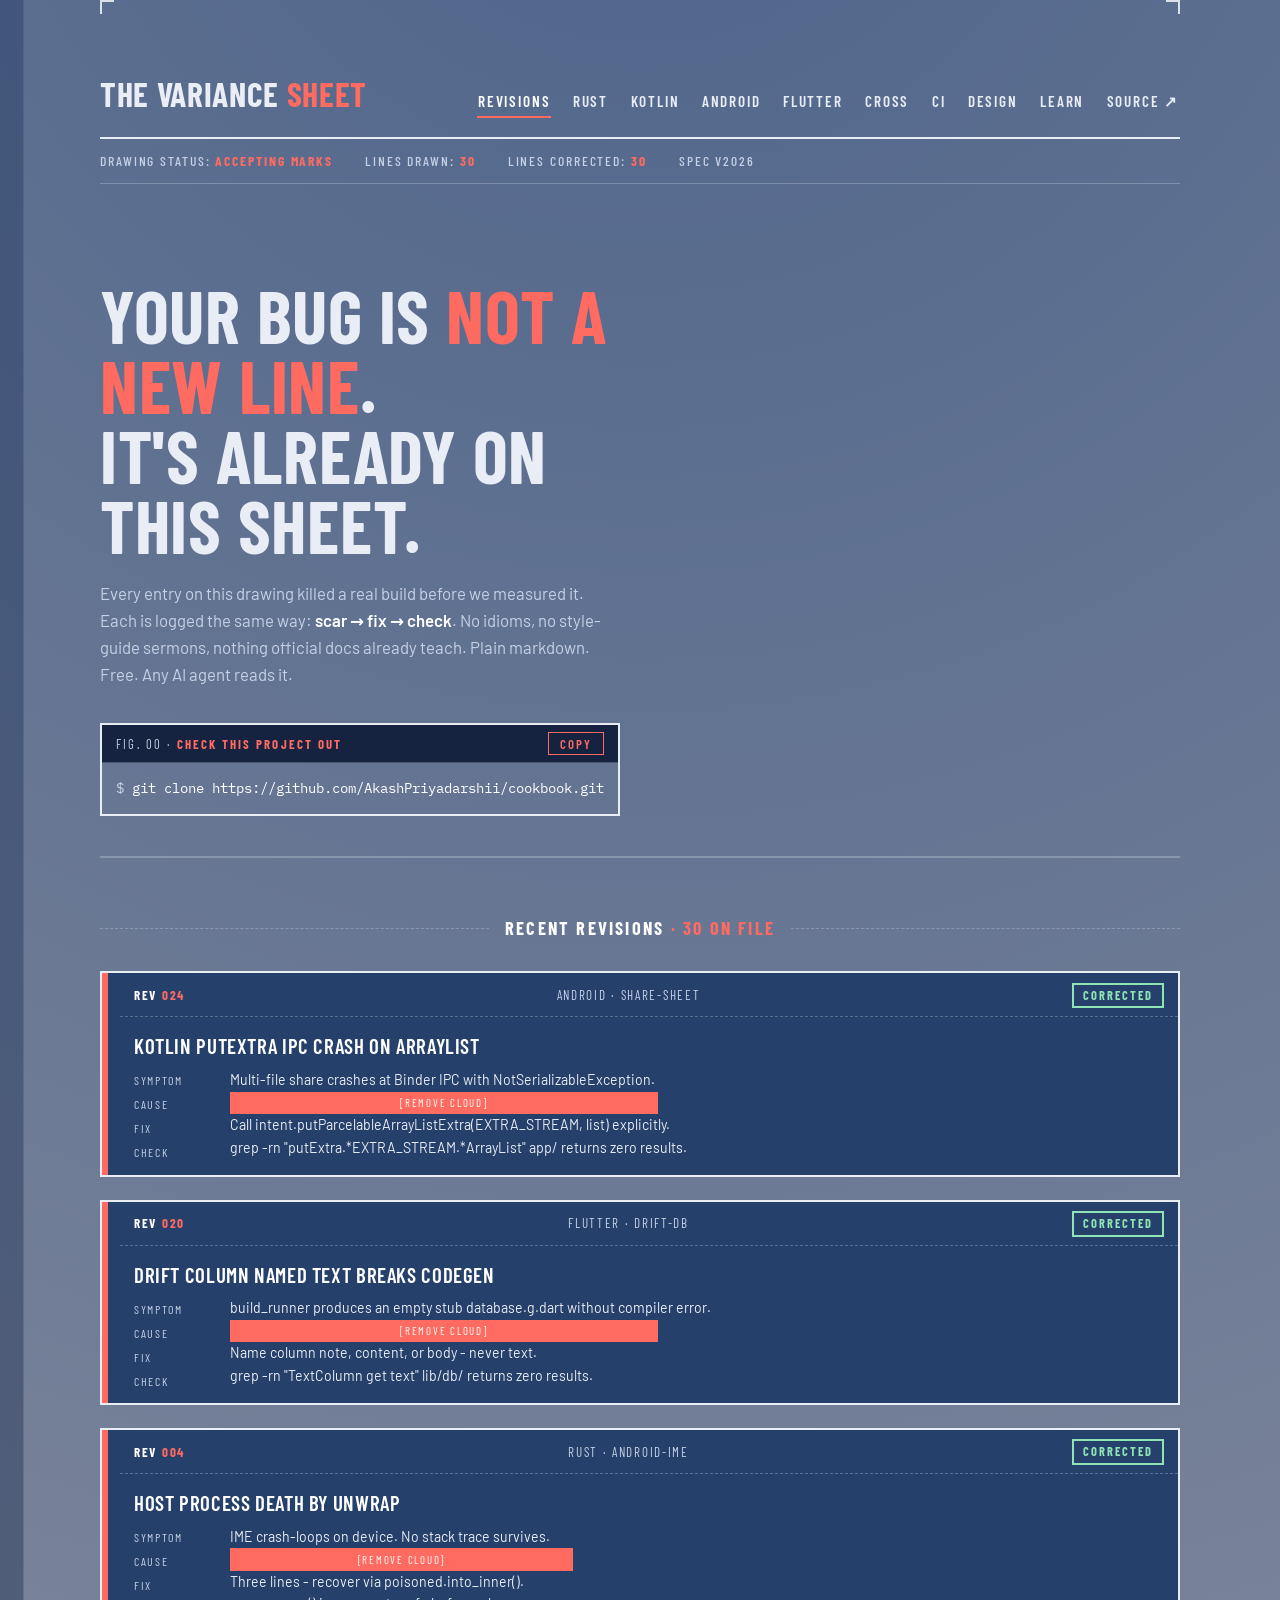
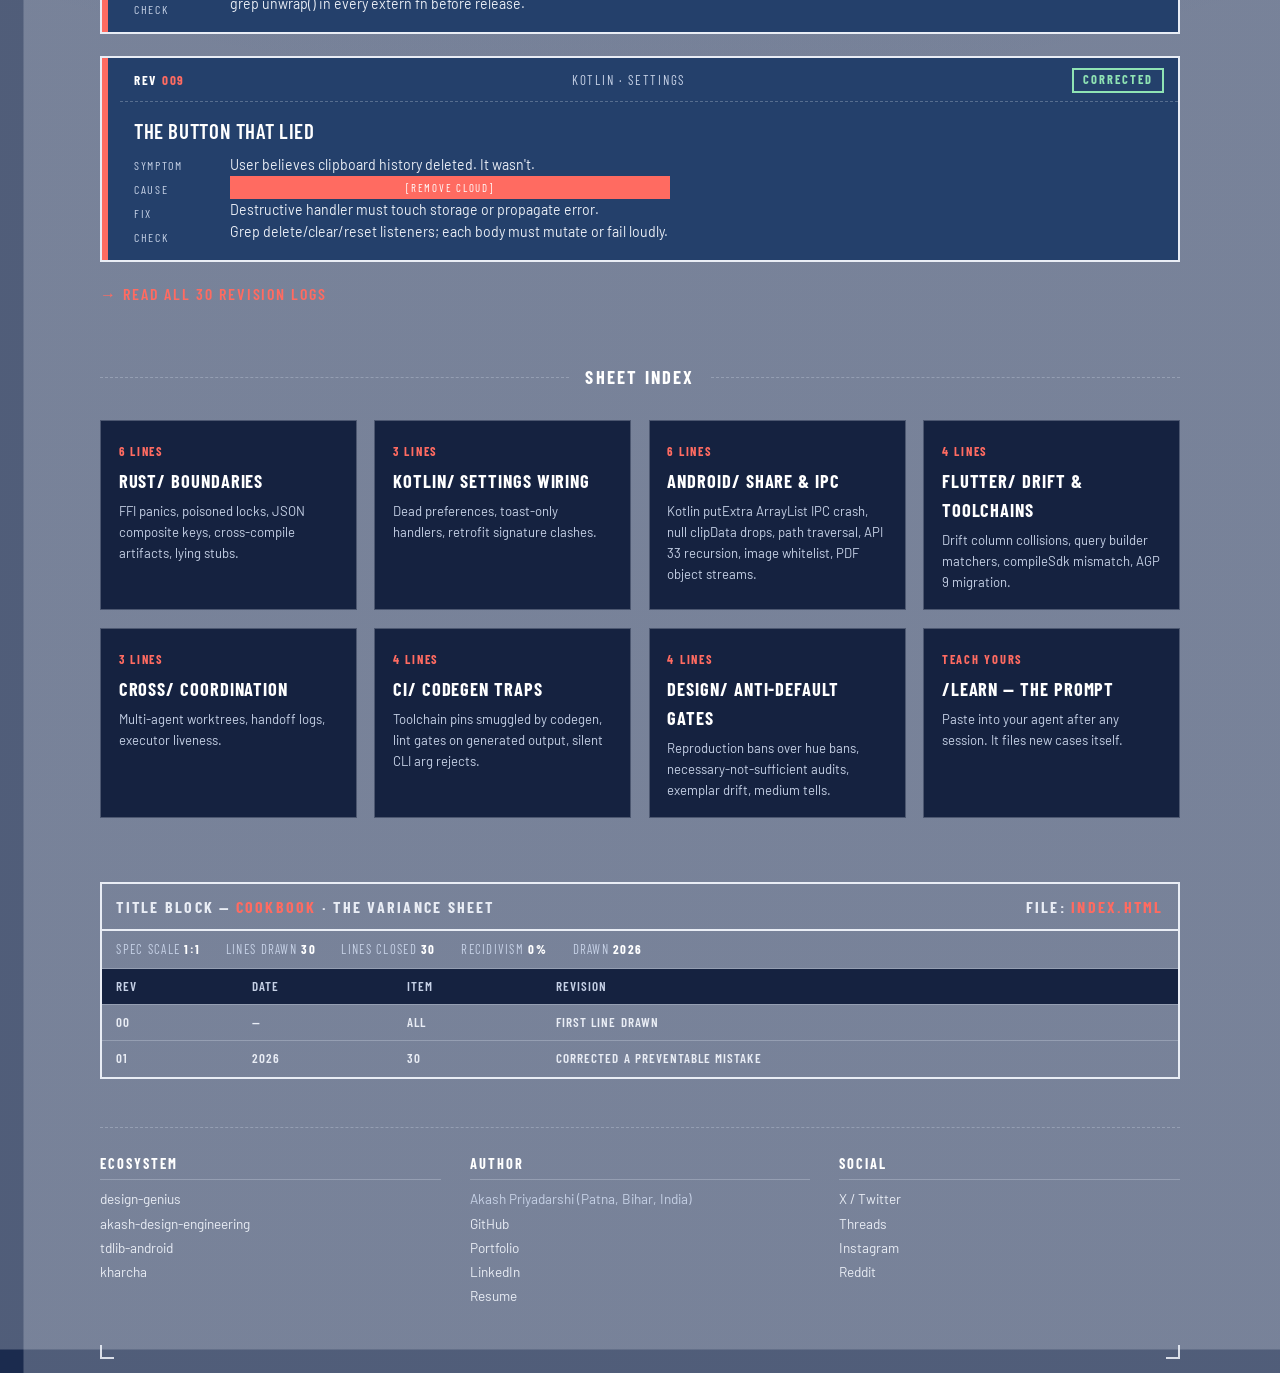
<file: site/index.html>
<!doctype html>
<html lang="en">
<head>
<meta charset="utf-8">
<meta name="viewport" content="width=device-width, initial-scale=1">
<title>cookbook — the variance sheet for dead builds</title>
<meta name="description" content="Thirty production bugs, each one measured and corrected. Battle-tested coding lessons from real AI-agent sessions: Rust FFI/JNI crashes, Android silent-failure UI, multi-agent git, CI codegen traps. Every entry is scar → fix → check. Plain markdown, free, any AI coding agent.">
<meta name="keywords" content="rust ffi jni panic, android settings wiring, multi-agent git, ci codegen traps, c2rust, AI agent skills, claude code skills, cursor rules, coding lessons, debugging lessons, silent failure, concurrency footguns">
<link rel="canonical" href="https://akashpriyadarshii.github.io/cookbook/">
<meta property="og:title" content="cookbook: the variance sheet for dead builds">
<meta property="og:description" content="30 production scars drawn, measured, corrected. scar → fix → check. Free, plain markdown, any AI agent.">
<meta property="og:type" content="website">
<meta property="og:url" content="https://akashpriyadarshii.github.io/cookbook/">
<link rel="preconnect" href="https://fonts.googleapis.com">
<link rel="preconnect" href="https://fonts.gstatic.com" crossorigin>
<link href="https://fonts.googleapis.com/css2?family=Barlow+Condensed:wght@500;600;700&family=Barlow:wght@400;500;600&family=IBM+Plex+Mono:wght@400;600&display=swap" rel="stylesheet">
<link rel="stylesheet" href="variance.css">
<script type="application/ld+json">
{"@context":"https://schema.org","@type":"SoftwareSourceCode","name":"cookbook","description":"Battle-tested coding lessons from real AI-agent sessions, formatted as scar to fix to check skill files for AI coding agents.","codeRepository":"https://github.com/AkashPriyadarshii/cookbook","license":"https://opensource.org/licenses/MIT","programmingLanguage":["Rust","Kotlin"],"keywords":"AI agent skills, rust FFI, JNI, android, git coordination"}
</script>

</head>
<body>
<div class="sheet">
  <span class="crop tl" aria-hidden="true"></span>
  <span class="crop tr" aria-hidden="true"></span>
  <span class="crop bl" aria-hidden="true"></span>
  <span class="crop br" aria-hidden="true"></span>

<header class="masthead">
  <div class="wordmark"><a href="index.html">the variance <span class="red">sheet</span></a></div>
  <nav aria-label="primary">
    <a href="#revisions" aria-current="page">revisions</a>
    <a href="rust.html">rust</a>
    <a href="kotlin.html">kotlin</a>
    <a href="android.html">android</a>
    <a href="flutter.html">flutter</a>
    <a href="cross.html">cross</a>
    <a href="ci.html">ci</a>
    <a href="design.html">design</a>
    <a href="learn.html">learn</a>
    <a href="https://github.com/AkashPriyadarshii/cookbook">source ↗</a>
  </nav>
</header>

<div class="specstrip" aria-label="sheet status">
  <span>drawing status: <strong>accepting marks</strong></span>
  <span>lines drawn: <strong id="bodycount">30</strong></span>
  <span>lines corrected: <strong>30</strong></span>
  <span>spec v2026</span>
</div>

<main>
<section class="hero">
  <h1>your bug is <span class="mark">not a new line</span>.<br>it's already on this sheet.</h1>
  <p class="lede">Every entry on this drawing killed a real build before we measured it.
  Each is logged the same way: <strong>scar → fix → check</strong>. No idioms, no
  style-guide sermons, nothing official docs already teach. Plain markdown. Free.
  Any AI agent reads it.</p>

  <div class="plot">
    <div class="plt-head"><span>FIG. 00 · <b>check this project out</b></span>
      <button class="copy" data-copy="git clone https://github.com/AkashPriyadarshii/cookbook.git">copy</button></div>
    <pre><span class="prompt">$</span> git clone https://github.com/AkashPriyadarshii/cookbook.git</pre>
  </div>
</section>

<div class="centerline" id="revisions"><h2>recent revisions <span class="cnt">· 30 on file</span></h2></div>

<div class="feed">

<article class="case">
  <div class="case-head"><span class="no">REV <b>024</b></span><span>android · share-sheet</span><span class="stamp">corrected</span></div>
  <h3>Kotlin putExtra IPC crash on ArrayList</h3>
  <dl>
    <dt>Symptom</dt><dd>Multi-file share crashes at Binder IPC with NotSerializableException.</dd>
    <dt>Cause</dt><dd><span class="redact" tabindex="0">intent.putExtra() resolves to Serializable overload for ArrayList&lt;Uri&gt;</span></dd>
    <dt>Fix</dt><dd>Call intent.putParcelableArrayListExtra(EXTRA_STREAM, list) explicitly.</dd>
    <dt>Check</dt><dd>grep -rn "putExtra.*EXTRA_STREAM.*ArrayList" app/ returns zero results.</dd>
  </dl>
</article>

<article class="case">
  <div class="case-head"><span class="no">REV <b>020</b></span><span>flutter · drift-db</span><span class="stamp">corrected</span></div>
  <h3>Drift column named text breaks codegen</h3>
  <dl>
    <dt>Symptom</dt><dd>build_runner produces an empty stub database.g.dart without compiler error.</dd>
    <dt>Cause</dt><dd><span class="redact" tabindex="0">TextColumn get text =&gt; text()() collides with Table.text() DSL builder</span></dd>
    <dt>Fix</dt><dd>Name column note, content, or body - never text.</dd>
    <dt>Check</dt><dd>grep -rn "TextColumn get text" lib/db/ returns zero results.</dd>
  </dl>
</article>

<article class="case">
  <div class="case-head"><span class="no">REV <b>004</b></span><span>rust · android-ime</span><span class="stamp">corrected</span></div>
  <h3>Host process death by unwrap</h3>
  <dl>
    <dt>Symptom</dt><dd>IME crash-loops on device. No stack trace survives.</dd>
    <dt>Cause</dt><dd><span class="redact" tabindex="0">panic="abort" + .unwrap() on poisoned lock in JNI path</span></dd>
    <dt>Fix</dt><dd>Three lines - recover via poisoned.into_inner().</dd>
    <dt>Check</dt><dd>grep unwrap() in every extern fn before release.</dd>
  </dl>
</article>

<article class="case">
  <div class="case-head"><span class="no">REV <b>009</b></span><span>kotlin · settings</span><span class="stamp">corrected</span></div>
  <h3>The button that lied</h3>
  <dl>
    <dt>Symptom</dt><dd>User believes clipboard history deleted. It wasn't.</dd>
    <dt>Cause</dt><dd><span class="redact" tabindex="0">click listener ends at Toast.makeText() - success toast, zero mutation</span></dd>
    <dt>Fix</dt><dd>Destructive handler must touch storage or propagate error.</dd>
    <dt>Check</dt><dd>Grep delete/clear/reset listeners; each body must mutate or fail loudly.</dd>
  </dl>
</article>

</div>

<a class="cases-more" href="rust.html">→ read all 30 revision logs</a>

<div class="centerline"><h2>sheet index</h2></div>
<div class="index">
  <a class="ward" href="rust.html"><span class="n">6 lines</span><h3>rust/ boundaries</h3><p>FFI panics, poisoned locks, JSON composite keys, cross-compile artifacts, lying stubs.</p></a>
  <a class="ward" href="kotlin.html"><span class="n">3 lines</span><h3>kotlin/ settings wiring</h3><p>Dead preferences, toast-only handlers, retrofit signature clashes.</p></a>
  <a class="ward" href="android.html"><span class="n">6 lines</span><h3>android/ share &amp; IPC</h3><p>Kotlin putExtra ArrayList IPC crash, null clipData drops, path traversal, API 33 recursion, image whitelist, PDF object streams.</p></a>
  <a class="ward" href="flutter.html"><span class="n">4 lines</span><h3>flutter/ drift &amp; toolchains</h3><p>Drift column collisions, query builder matchers, compileSdk mismatch, AGP 9 migration.</p></a>
  <a class="ward" href="cross.html"><span class="n">3 lines</span><h3>cross/ coordination</h3><p>Multi-agent worktrees, handoff logs, executor liveness.</p></a>
  <a class="ward" href="ci.html"><span class="n">4 lines</span><h3>ci/ codegen traps</h3><p>Toolchain pins smuggled by codegen, lint gates on generated output, silent CLI arg rejects.</p></a>
  <a class="ward" href="design.html"><span class="n">4 lines</span><h3>design/ anti-default gates</h3><p>Reproduction bans over hue bans, necessary-not-sufficient audits, exemplar drift, medium tells.</p></a>
  <a class="ward" href="learn.html"><span class="n">teach yours</span><h3>/learn — the prompt</h3><p>Paste into your agent after any session. It files new cases itself.</p></a>
</div>

<!-- ============ title block + revision log ============ -->
<div class="titleblock">
  <div class="tb-top"><span class="t">title block — <b>cookbook</b> · the variance sheet</span>
    <span class="t">file: <b>index.html</b></span></div>
  <div class="tb-meta">
    <span>spec scale <b>1:1</b></span>
    <span>lines drawn <b>30</b></span>
    <span>lines closed <b>30</b></span>
    <span>recidivism <b>0%</b></span>
    <span>drawn <b>2026</b></span>
  </div>
  <table>
    <thead><tr><th>rev</th><th>date</th><th>item</th><th>revision</th></tr></thead>
    <tbody>
      <tr><td>00</td><td>—</td><td>all</td><td>first line drawn</td></tr>
      <tr><td>01</td><td>2026</td><td>30</td><td>corrected a preventable mistake</td></tr>
    </tbody>
  </table>
</div>

<section class="linkcols">
  <div><h4>Ecosystem</h4><ul>
    <li><a href="https://github.com/AkashPriyadarshii/design-genius">design-genius</a></li>
    <li><a href="https://github.com/AkashPriyadarshii/akash-design-engineering">akash-design-engineering</a></li>
    <li><a href="https://github.com/AkashPriyadarshii/tdlib-android">tdlib-android</a></li>
    <li><a href="https://github.com/AkashPriyadarshii/kharcha">kharcha</a></li>
  </ul></div>
  <div><h4>Author</h4><ul>
    <li class="plain">Akash Priyadarshi (Patna, Bihar, India)</li>
    <li><a href="https://github.com/AkashPriyadarshii">GitHub</a></li>
    <li><a href="https://akashpriyadarshi.vercel.app">Portfolio</a></li>
    <li><a href="https://linkedin.com/in/akashpriyadarshii">LinkedIn</a></li>
    <li><a href="https://akashpriyadarshii.github.io/Resume/">Resume</a></li>
  </ul></div>
  <div><h4>Social</h4><ul>
    <li><a href="https://x.com/Akash__ydv001">X / Twitter</a></li>
    <li><a href="https://www.threads.com/@free_dev2026">Threads</a></li>
    <li><a href="https://www.instagram.com/akash.priyadarshii/">Instagram</a></li>
    <li><a href="https://reddit.com/user/akashpriyadarshi">Reddit</a></li>
  </ul></div>
</section>

</main>
</div><!-- /sheet -->

<script>
document.querySelectorAll('.copy').forEach(function(b){
  b.addEventListener('click',function(){
    var t=b.getAttribute('data-copy');
    var r=(navigator.clipboard?navigator.clipboard.writeText(t):Promise.reject());
    r.catch(function(){var e=document.createElement('textarea');e.value=t;e.style.position='fixed';e.style.opacity='0';
      document.body.appendChild(e);e.select();try{document.execCommand('copy')}catch(_){}document.body.removeChild(e)});
    r.then(function(){b.textContent='copied';setTimeout(function(){b.textContent='copy';},1500);});
  });
});
document.querySelectorAll('.redact').forEach(function(r){
  r.addEventListener('click',function(){r.classList.toggle('open');});
  r.addEventListener('keydown',function(e){if(e.key==='Enter'||e.key===' '){e.preventDefault();r.classList.toggle('open');}});
});
</script>
</body>
</html>
</file>
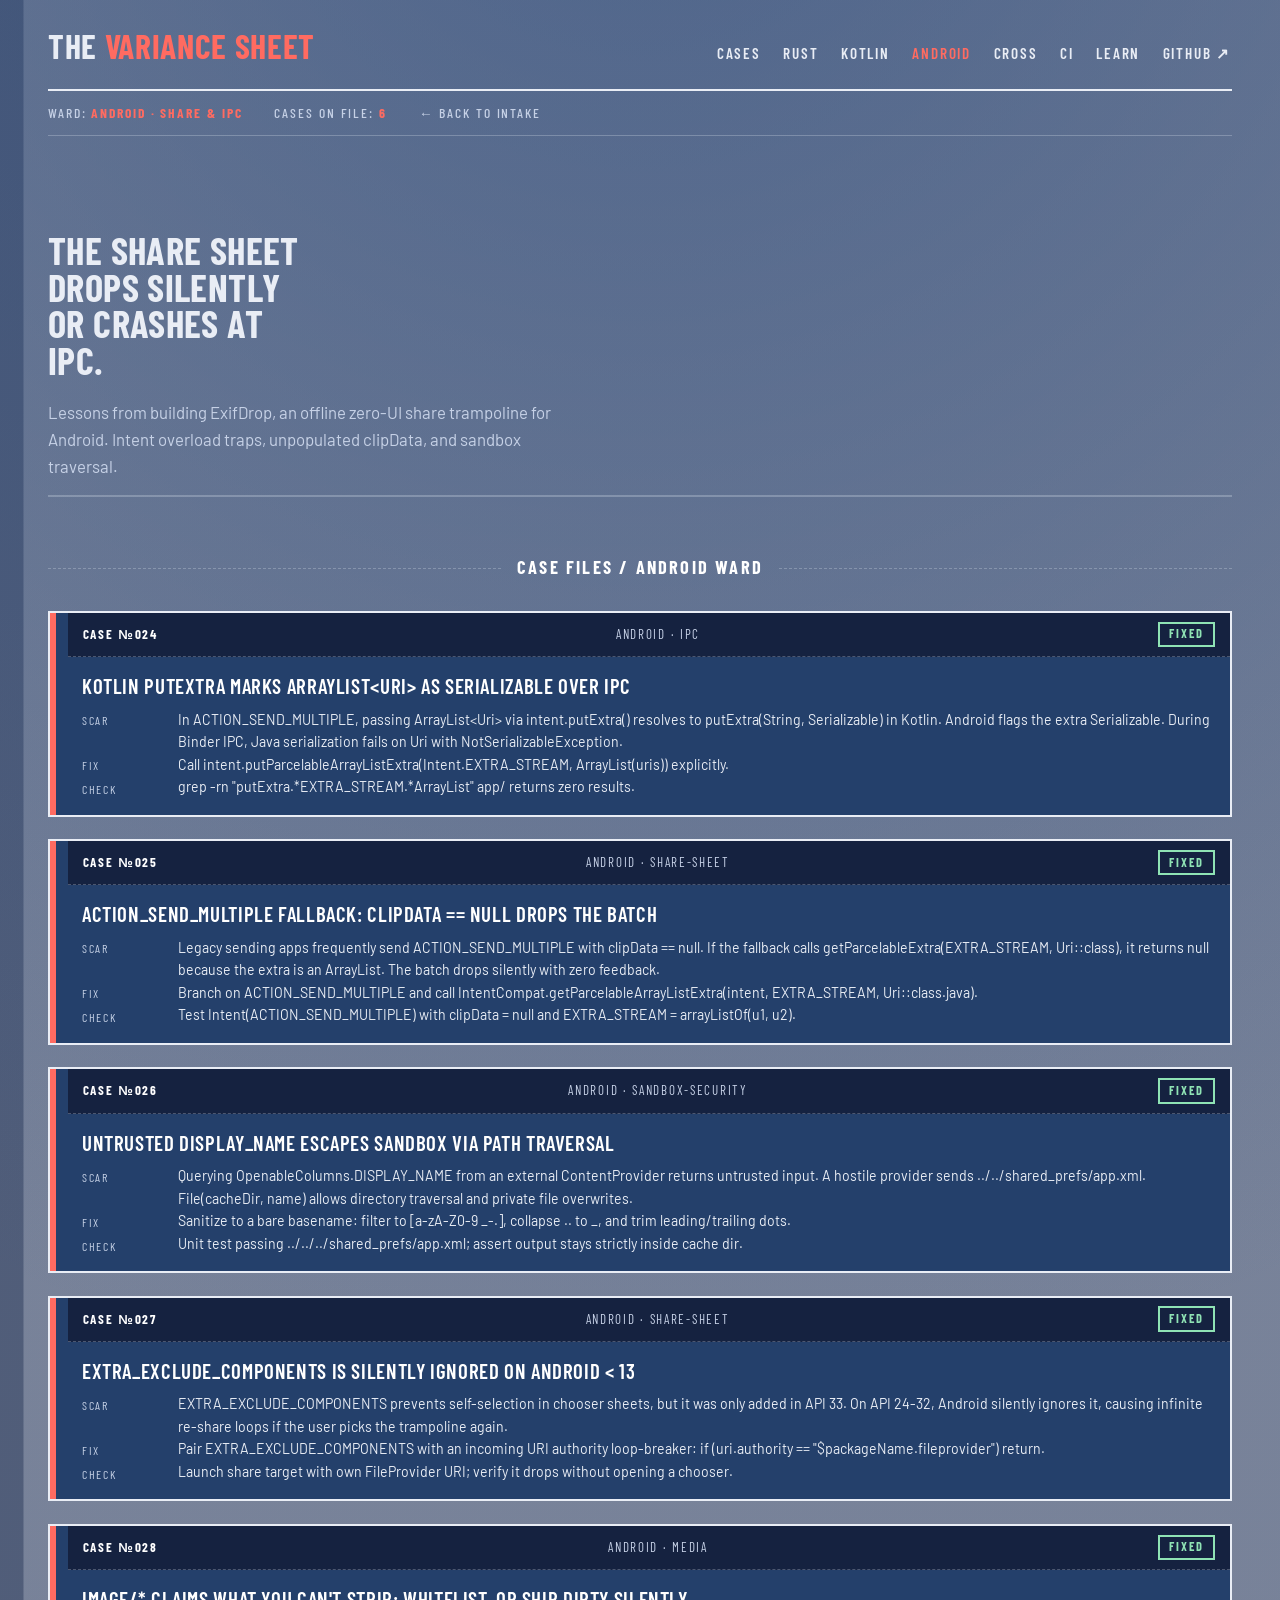
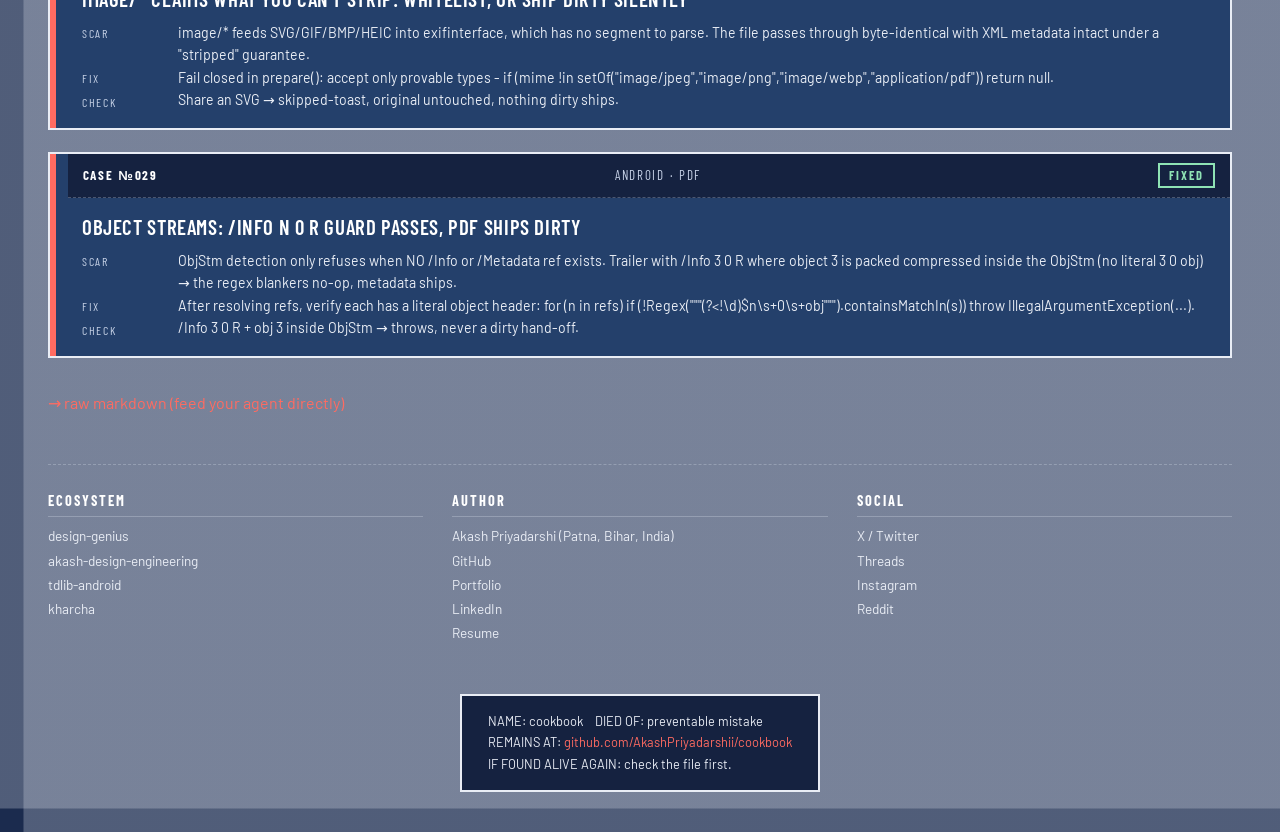
<file: site/android.html>
<!doctype html>
<html lang="en">
<head>
<meta charset="utf-8">
<meta name="viewport" content="width=device-width, initial-scale=1">
<title>android · share &amp; IPC — the variance sheet</title>
<meta name="description" content="Android share sheets, Intent IPC, and ContentProvider boundaries: Kotlin putExtra ArrayList serialization crashes, null clipData drops, path traversal, recursion traps, image whitelist, PDF object streams.">
<link rel="canonical" href="https://akashpriyadarshii.github.io/cookbook/android.html">
<link rel="preconnect" href="https://fonts.googleapis.com">
<link rel="preconnect" href="https://fonts.gstatic.com" crossorigin>
<link href="https://fonts.googleapis.com/css2?family=Barlow+Condensed:wght@500;600;700&family=Barlow:wght@400;500;600&family=IBM+Plex+Mono:wght@400;600&display=swap" rel="stylesheet">
<link rel="stylesheet" href="variance.css">
</head>
<body>

<header class="masthead">
  <div class="wordmark"><a href="index.html">the <span class="red">variance sheet</span></a></div>
  <nav>
    <a href="index.html#revisions">cases</a>
    <a href="rust.html">rust</a>
    <a href="kotlin.html">kotlin</a>
    <a href="android.html" style="color:var(--blood)">android</a>
    <a href="cross.html">cross</a>
    <a href="ci.html">ci</a>
    <a href="learn.html">learn</a>
    <a href="https://github.com/AkashPriyadarshii/cookbook">github ↗</a>
  </nav>
</header>

<div class="ticker">
  <span>ward: <strong>android · share &amp; IPC</strong></span>
  <span>cases on file: <strong>6</strong></span>
  <span><a href="index.html" style="color:inherit">← back to intake</a></span>
</div>

<main>
<section class="hero" style="padding-bottom:1rem">
  <h1 style="font-size:clamp(1.6rem,4vw,2.4rem)">The share sheet drops silently or crashes at IPC.</h1>
  <p class="lede">Lessons from building ExifDrop, an offline zero-UI share trampoline for Android. Intent overload traps, unpopulated clipData, and sandbox traversal.</p>
</section>

<h2 class="section-rule" id="cases">case files / android ward</h2>

<div class="feed">

<article class="case">
  <header><span class="no">CASE №024</span><span>android · ipc</span><span class="stamp fixed">fixed</span></header>
  <h3>Kotlin putExtra marks ArrayList&lt;Uri&gt; as Serializable over IPC</h3>
  <dl>
    <dt>Scar</dt><dd>In ACTION_SEND_MULTIPLE, passing ArrayList&lt;Uri&gt; via intent.putExtra() resolves to putExtra(String, Serializable) in Kotlin. Android flags the extra Serializable. During Binder IPC, Java serialization fails on Uri with NotSerializableException.</dd>
    <dt>Fix</dt><dd>Call intent.putParcelableArrayListExtra(Intent.EXTRA_STREAM, ArrayList(uris)) explicitly.</dd>
    <dt>Check</dt><dd>grep -rn "putExtra.*EXTRA_STREAM.*ArrayList" app/ returns zero results.</dd>
  </dl>
</article>

<article class="case">
  <header><span class="no">CASE №025</span><span>android · share-sheet</span><span class="stamp fixed">fixed</span></header>
  <h3>ACTION_SEND_MULTIPLE fallback: clipData == null drops the batch</h3>
  <dl>
    <dt>Scar</dt><dd>Legacy sending apps frequently send ACTION_SEND_MULTIPLE with clipData == null. If the fallback calls getParcelableExtra(EXTRA_STREAM, Uri::class), it returns null because the extra is an ArrayList. The batch drops silently with zero feedback.</dd>
    <dt>Fix</dt><dd>Branch on ACTION_SEND_MULTIPLE and call IntentCompat.getParcelableArrayListExtra(intent, EXTRA_STREAM, Uri::class.java).</dd>
    <dt>Check</dt><dd>Test Intent(ACTION_SEND_MULTIPLE) with clipData = null and EXTRA_STREAM = arrayListOf(u1, u2).</dd>
  </dl>
</article>

<article class="case">
  <header><span class="no">CASE №026</span><span>android · sandbox-security</span><span class="stamp fixed">fixed</span></header>
  <h3>Untrusted DISPLAY_NAME escapes sandbox via path traversal</h3>
  <dl>
    <dt>Scar</dt><dd>Querying OpenableColumns.DISPLAY_NAME from an external ContentProvider returns untrusted input. A hostile provider sends ../../shared_prefs/app.xml. File(cacheDir, name) allows directory traversal and private file overwrites.</dd>
    <dt>Fix</dt><dd>Sanitize to a bare basename: filter to [a-zA-Z0-9 _-.], collapse .. to _, and trim leading/trailing dots.</dd>
    <dt>Check</dt><dd>Unit test passing ../../../shared_prefs/app.xml; assert output stays strictly inside cache dir.</dd>
  </dl>
</article>

<article class="case">
  <header><span class="no">CASE №027</span><span>android · share-sheet</span><span class="stamp fixed">fixed</span></header>
  <h3>EXTRA_EXCLUDE_COMPONENTS is silently ignored on Android &lt; 13</h3>
  <dl>
    <dt>Scar</dt><dd>EXTRA_EXCLUDE_COMPONENTS prevents self-selection in chooser sheets, but it was only added in API 33. On API 24-32, Android silently ignores it, causing infinite re-share loops if the user picks the trampoline again.</dd>
    <dt>Fix</dt><dd>Pair EXTRA_EXCLUDE_COMPONENTS with an incoming URI authority loop-breaker: if (uri.authority == "$packageName.fileprovider") return.</dd>
    <dt>Check</dt><dd>Launch share target with own FileProvider URI; verify it drops without opening a chooser.</dd>
  </dl>
</article>

<article class="case">
  <header><span class="no">CASE №028</span><span>android · media</span><span class="stamp fixed">fixed</span></header>
  <h3>image/* claims what you can&#x27;t strip: whitelist, or ship dirty silently</h3>
  <dl>
    <dt>Scar</dt><dd>image/* feeds SVG/GIF/BMP/HEIC into exifinterface, which has no segment to parse. The file passes through byte-identical with XML metadata intact under a &quot;stripped&quot; guarantee.</dd>
    <dt>Fix</dt><dd>Fail closed in prepare(): accept only provable types - if (mime !in setOf(&quot;image/jpeg&quot;,&quot;image/png&quot;,&quot;image/webp&quot;,&quot;application/pdf&quot;)) return null.</dd>
    <dt>Check</dt><dd>Share an SVG → skipped-toast, original untouched, nothing dirty ships.</dd>
  </dl>
</article>

<article class="case">
  <header><span class="no">CASE №029</span><span>android · pdf</span><span class="stamp fixed">fixed</span></header>
  <h3>Object streams: /Info N 0 R guard passes, PDF ships dirty</h3>
  <dl>
    <dt>Scar</dt><dd>ObjStm detection only refuses when NO /Info or /Metadata ref exists. Trailer with /Info 3 0 R where object 3 is packed compressed inside the ObjStm (no literal 3 0 obj) → the regex blankers no-op, metadata ships.</dd>
    <dt>Fix</dt><dd>After resolving refs, verify each has a literal object header: for (n in refs) if (!Regex(&quot;&quot;&quot;(?&lt;!\d)$n\s+0\s+obj&quot;&quot;&quot;).containsMatchIn(s)) throw IllegalArgumentException(...).</dd>
    <dt>Check</dt><dd>/Info 3 0 R + obj 3 inside ObjStm → throws, never a dirty hand-off.</dd>
  </dl>
</article>

</div>

<p style="margin-top:2rem"><a href="https://raw.githubusercontent.com/AkashPriyadarshii/cookbook/master/android/SKILL.md" style="color:var(--blood)">→ raw markdown (feed your agent directly)</a></p>

<section class="forensic-footer">
  <div>
    <h4>Ecosystem</h4>
    <ul>
      <li><a href="https://github.com/AkashPriyadarshii/design-genius">design-genius</a></li>
      <li><a href="https://github.com/AkashPriyadarshii/akash-design-engineering">akash-design-engineering</a></li>
      <li><a href="https://github.com/AkashPriyadarshii/tdlib-android">tdlib-android</a></li>
      <li><a href="https://github.com/AkashPriyadarshii/kharcha">kharcha</a></li>
    </ul>
  </div>
  <div>
    <h4>Author</h4>
    <ul>
      <li>Akash Priyadarshi (Patna, Bihar, India)</li>
      <li><a href="https://github.com/AkashPriyadarshii">GitHub</a></li>
      <li><a href="https://akashpriyadarshi.vercel.app">Portfolio</a></li>
      <li><a href="https://linkedin.com/in/akashpriyadarshii">LinkedIn</a></li>
      <li><a href="https://akashpriyadarshii.github.io/Resume/">Resume</a></li>
    </ul>
  </div>
  <div>
    <h4>Social</h4>
    <ul>
      <li><a href="https://x.com/Akash__ydv001">X / Twitter</a></li>
      <li><a href="https://www.threads.com/@free_dev2026">Threads</a></li>
      <li><a href="https://www.instagram.com/akash.priyadarshii/">Instagram</a></li>
      <li><a href="https://reddit.com/user/akashpriyadarshi">Reddit</a></li>
    </ul>
  </div>
</section>
</main>

<footer class="toetag">
  <div class="tag">
    NAME: cookbook &nbsp;&nbsp; DIED OF: preventable mistake<br>
    REMAINS AT: <a href="https://github.com/AkashPriyadarshii/cookbook">github.com/AkashPriyadarshii/cookbook</a><br>
    IF FOUND ALIVE AGAIN: check the file first.
  </div>
</footer>

<script>
document.querySelectorAll('.copy').forEach(function(b){
  b.addEventListener('click',function(){
    var t=b.getAttribute('data-copy');
    (navigator.clipboard?navigator.clipboard.writeText(t):Promise.reject()).then(
      function(){b.textContent='copied';setTimeout(function(){b.textContent='copy';},1500);});
  });
});
document.querySelectorAll('.redact').forEach(function(r){
  r.addEventListener('click',function(){r.classList.toggle('open');});
});
</script>
</body>
</html>
</file>
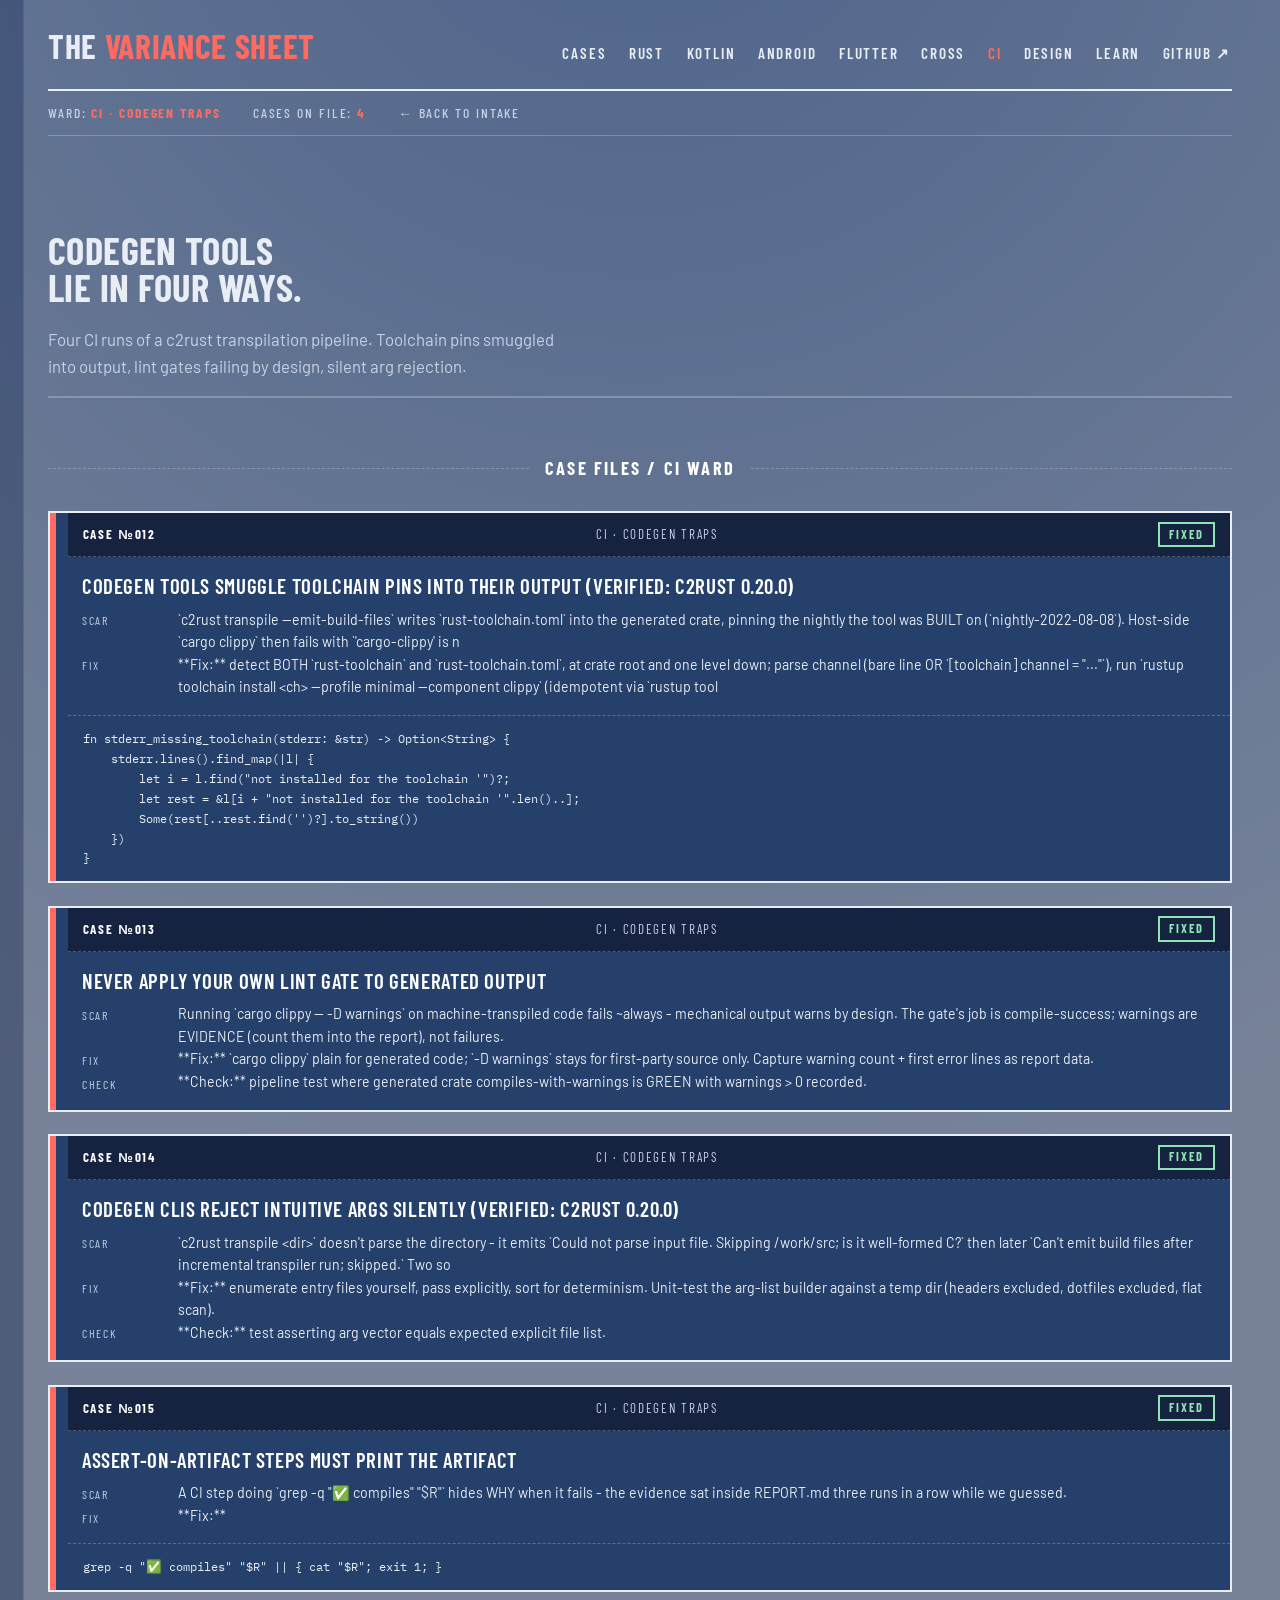
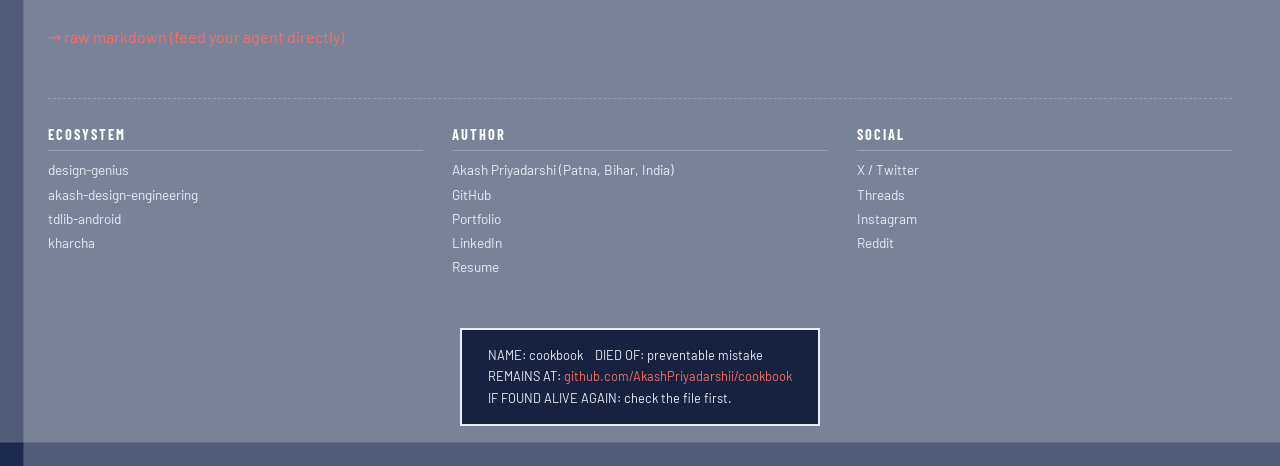
<file: site/ci.html>
<!doctype html>
<html lang="en">
<head>
<meta charset="utf-8">
<meta name="viewport" content="width=device-width, initial-scale=1">
<title>ci · codegen traps — the variance sheet</title>
<meta name="description" content="CI codegen traps: smuggled toolchain pins, lint gates on generated output, c2rust CLI argument traps, artifact-printing asserts.">
<link rel="canonical" href="https://akashpriyadarshii.github.io/cookbook/ci.html">
<link rel="preconnect" href="https://fonts.googleapis.com">
<link rel="preconnect" href="https://fonts.gstatic.com" crossorigin>
<link href="https://fonts.googleapis.com/css2?family=Barlow+Condensed:wght@500;600;700&family=Barlow:wght@400;500;600&family=IBM+Plex+Mono:wght@400;600&display=swap" rel="stylesheet">
<link rel="stylesheet" href="variance.css">
</head>
<body>

<header class="masthead">
  <div class="wordmark"><a href="index.html">the <span class="red">variance sheet</span></a></div>
  <nav>
    <a href="index.html#revisions">cases</a>
    <a href="rust.html">rust</a>
    <a href="kotlin.html">kotlin</a>
    <a href="android.html">android</a>
    <a href="flutter.html">flutter</a>
    <a href="cross.html">cross</a>
    <a href="ci.html" style="color:var(--blood)">ci</a>
    <a href="design.html">design</a>
    <a href="learn.html">learn</a>
    <a href="https://github.com/AkashPriyadarshii/cookbook">github ↗</a>
  </nav>
</header>

<div class="ticker">
  <span>ward: <strong>ci · codegen traps</strong></span>
  <span>cases on file: <strong>4</strong></span>
  <span><a href="index.html" style="color:inherit">← back to intake</a></span>
</div>

<main>
<section class="hero" style="padding-bottom:1rem">
  <h1 style="font-size:clamp(1.6rem,4vw,2.4rem)">Codegen tools lie in four ways.</h1>
  <p class="lede">Four CI runs of a c2rust transpilation pipeline. Toolchain pins smuggled into output, lint gates failing by design, silent arg rejection.</p>
</section>

<h2 class="section-rule" id="cases">case files / ci ward</h2>

<div class="feed">
<article class="case">
  <header><span class="no">CASE №012</span><span>ci · codegen traps</span><span class="stamp fixed">fixed</span></header>
  <h3>Codegen tools smuggle toolchain pins into their output (verified: c2rust 0.20.0)</h3>
  <dl>
    <dt>Scar</dt><dd>`c2rust transpile --emit-build-files` writes `rust-toolchain.toml` into the
generated crate, pinning the nightly the tool was BUILT on
(`nightly-2022-08-08`). Host-side `cargo clippy` then fails with
`&#x27;cargo-clippy&#x27; is n</dd>
    <dt>Fix</dt><dd>**Fix:** detect BOTH `rust-toolchain` and `rust-toolchain.toml`, at crate root
and one level down; parse channel (bare line OR `[toolchain] channel = &quot;...&quot;`),
run `rustup toolchain install &lt;ch&gt; --profile minimal --component clippy`
(idempotent via `rustup tool</dd>
  </dl>
  <pre style="margin:0;padding:.8rem .95rem;border-top:1px dashed var(--hairline);overflow-x:auto;font-size:.78rem">fn stderr_missing_toolchain(stderr: &amp;str) -&gt; Option&lt;String&gt; {
    stderr.lines().find_map(|l| {
        let i = l.find(&quot;not installed for the toolchain &#x27;&quot;)?;
        let rest = &amp;l[i + &quot;not installed for the toolchain &#x27;&quot;.len()..];
        Some(rest[..rest.find(&#x27;&#x27;)?].to_string())
    })
}</pre>
</article>

<article class="case">
  <header><span class="no">CASE №013</span><span>ci · codegen traps</span><span class="stamp fixed">fixed</span></header>
  <h3>Never apply your own lint gate to generated output</h3>
  <dl>
    <dt>Scar</dt><dd>Running `cargo clippy -- -D warnings` on machine-transpiled code fails ~always
- mechanical output warns by design. The gate&#x27;s job is compile-success;
warnings are EVIDENCE (count them into the report), not failures.</dd>
    <dt>Fix</dt><dd>**Fix:** `cargo clippy` plain for generated code; `-D warnings` stays for
first-party source only. Capture warning count + first error lines as report
data.</dd>
    <dt>Check</dt><dd>**Check:** pipeline test where generated crate compiles-with-warnings is GREEN
with warnings &gt; 0 recorded.</dd>
  </dl>
</article>

<article class="case">
  <header><span class="no">CASE №014</span><span>ci · codegen traps</span><span class="stamp fixed">fixed</span></header>
  <h3>Codegen CLIs reject intuitive args silently (verified: c2rust 0.20.0)</h3>
  <dl>
    <dt>Scar</dt><dd>`c2rust transpile &lt;dir&gt;` doesn&#x27;t parse the directory - it emits `Could not
parse input file. Skipping /work/src; is it well-formed C?` then later `Can&#x27;t
emit build files after incremental transpiler run; skipped.` Two so</dd>
    <dt>Fix</dt><dd>**Fix:** enumerate entry files yourself, pass explicitly, sort for
determinism. Unit-test the arg-list builder against a temp dir (headers
excluded, dotfiles excluded, flat scan).</dd>
    <dt>Check</dt><dd>**Check:** test asserting arg vector equals expected explicit file list.</dd>
  </dl>
</article>

<article class="case">
  <header><span class="no">CASE №015</span><span>ci · codegen traps</span><span class="stamp fixed">fixed</span></header>
  <h3>Assert-on-artifact steps must print the artifact</h3>
  <dl>
    <dt>Scar</dt><dd>A CI step doing `grep -q &quot;✅ compiles&quot; &quot;$R&quot;` hides WHY when it fails - the
evidence sat inside REPORT.md three runs in a row while we guessed.</dd>
    <dt>Fix</dt><dd>**Fix:**</dd>
  </dl>
  <pre style="margin:0;padding:.8rem .95rem;border-top:1px dashed var(--hairline);overflow-x:auto;font-size:.78rem">grep -q &quot;✅ compiles&quot; &quot;$R&quot; || { cat &quot;$R&quot;; exit 1; }</pre>
</article>
</div>

<p style="margin-top:2rem"><a href="https://raw.githubusercontent.com/AkashPriyadarshii/cookbook/master/ci/SKILL.md" style="color:var(--blood)">→ raw markdown (feed your agent directly)</a></p>

<section class="forensic-footer">
  <div>
    <h4>Ecosystem</h4>
    <ul>
      <li><a href="https://github.com/AkashPriyadarshii/design-genius">design-genius</a></li>
      <li><a href="https://github.com/AkashPriyadarshii/akash-design-engineering">akash-design-engineering</a></li>
      <li><a href="https://github.com/AkashPriyadarshii/tdlib-android">tdlib-android</a></li>
      <li><a href="https://github.com/AkashPriyadarshii/kharcha">kharcha</a></li>
    </ul>
  </div>
  <div>
    <h4>Author</h4>
    <ul>
      <li>Akash Priyadarshi (Patna, Bihar, India)</li>
      <li><a href="https://github.com/AkashPriyadarshii">GitHub</a></li>
      <li><a href="https://akashpriyadarshi.vercel.app">Portfolio</a></li>
      <li><a href="https://linkedin.com/in/akashpriyadarshii">LinkedIn</a></li>
      <li><a href="https://akashpriyadarshii.github.io/Resume/">Resume</a></li>
    </ul>
  </div>
  <div>
    <h4>Social</h4>
    <ul>
      <li><a href="https://x.com/Akash__ydv001">X / Twitter</a></li>
      <li><a href="https://www.threads.com/@free_dev2026">Threads</a></li>
      <li><a href="https://www.instagram.com/akash.priyadarshii/">Instagram</a></li>
      <li><a href="https://reddit.com/user/akashpriyadarshi">Reddit</a></li>
    </ul>
  </div>
</section>
</main>

<footer class="toetag">
  <div class="tag">
    NAME: cookbook &nbsp;&nbsp; DIED OF: preventable mistake<br>
    REMAINS AT: <a href="https://github.com/AkashPriyadarshii/cookbook">github.com/AkashPriyadarshii/cookbook</a><br>
    IF FOUND ALIVE AGAIN: check the file first.
  </div>
</footer>

<script>
document.querySelectorAll('.redact').forEach(function(r){
  r.addEventListener('click',function(){r.classList.toggle('open');});
});
</script>
</body>
</html>
</file>
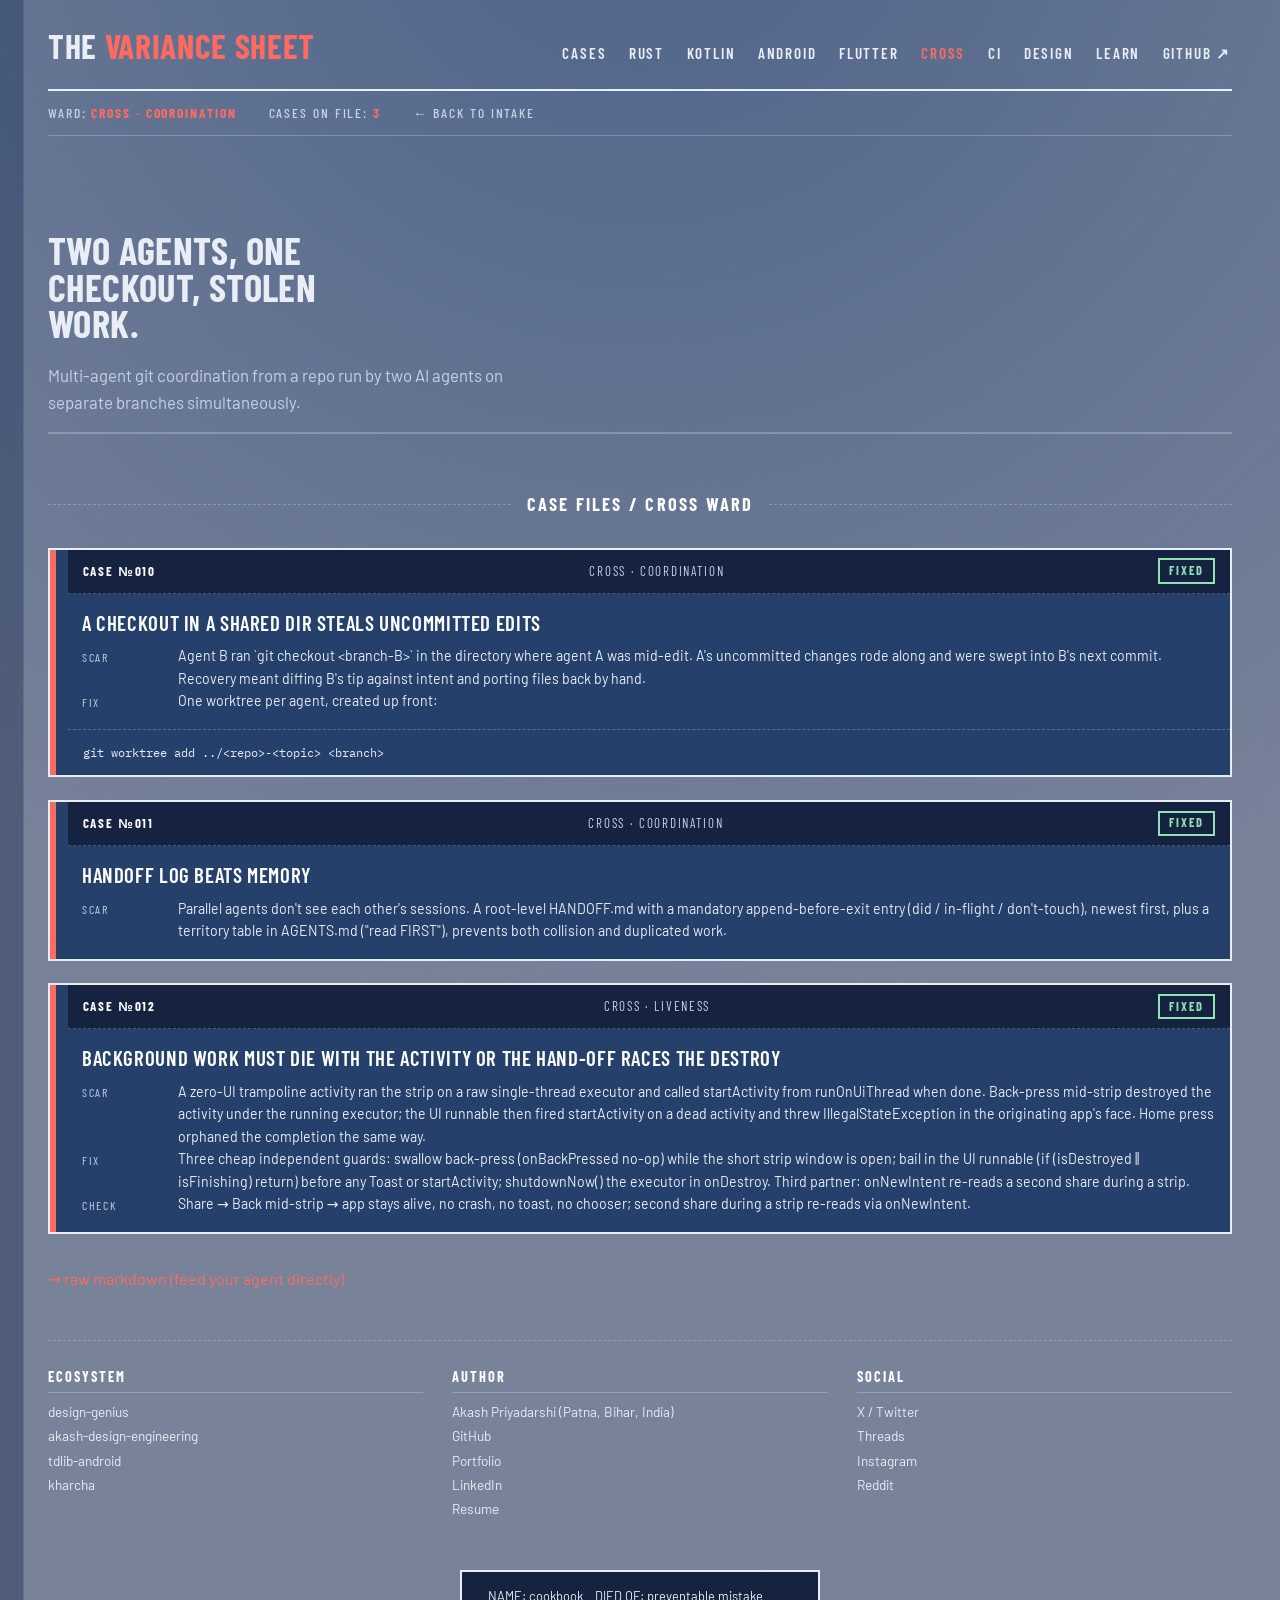
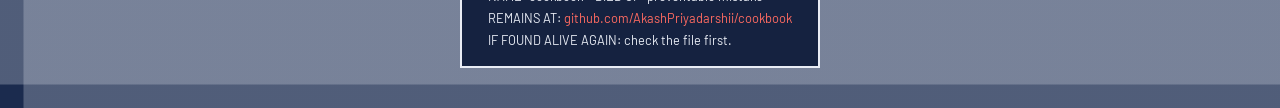
<file: site/cross.html>
<!doctype html>
<html lang="en">
<head>
<meta charset="utf-8">
<meta name="viewport" content="width=device-width, initial-scale=1">
<title>cross · coordination — the variance sheet</title>
<meta name="description" content="Multi-agent git coordination: worktree isolation protocol, handoff-log discipline for parallel agents.">
<link rel="canonical" href="https://akashpriyadarshii.github.io/cookbook/cross.html">
<link rel="preconnect" href="https://fonts.googleapis.com">
<link rel="preconnect" href="https://fonts.gstatic.com" crossorigin>
<link href="https://fonts.googleapis.com/css2?family=Barlow+Condensed:wght@500;600;700&family=Barlow:wght@400;500;600&family=IBM+Plex+Mono:wght@400;600&display=swap" rel="stylesheet">
<link rel="stylesheet" href="variance.css">
</head>
<body>

<header class="masthead">
  <div class="wordmark"><a href="index.html">the <span class="red">variance sheet</span></a></div>
  <nav>
    <a href="index.html#revisions">cases</a>
    <a href="rust.html">rust</a>
    <a href="kotlin.html">kotlin</a>
    <a href="android.html">android</a>
    <a href="flutter.html">flutter</a>
    <a href="cross.html" style="color:var(--blood)">cross</a>
    <a href="ci.html">ci</a>
    <a href="design.html">design</a>
    <a href="learn.html">learn</a>
    <a href="https://github.com/AkashPriyadarshii/cookbook">github ↗</a>
  </nav>
</header>

<div class="ticker">
  <span>ward: <strong>cross · coordination</strong></span>
  <span>cases on file: <strong>3</strong></span>
  <span><a href="index.html" style="color:inherit">← back to intake</a></span>
</div>

<main>
<section class="hero" style="padding-bottom:1rem">
  <h1 style="font-size:clamp(1.6rem,4vw,2.4rem)">Two agents, one checkout, stolen work.</h1>
  <p class="lede">Multi-agent git coordination from a repo run by two AI agents on separate branches simultaneously.</p>
</section>

<h2 class="section-rule" id="cases">case files / cross ward</h2>

<div class="feed">
<article class="case">
  <header><span class="no">CASE №010</span><span>cross · coordination</span><span class="stamp fixed">fixed</span></header>
  <h3>A checkout in a shared dir steals uncommitted edits</h3>
  <dl>
    <dt>Scar</dt><dd>Agent B ran `git checkout &lt;branch-B&gt;` in the directory where agent A was mid-edit. A&#x27;s uncommitted changes rode along and were swept into B&#x27;s next commit. Recovery meant diffing B&#x27;s tip against intent and porting files back by hand.</dd>
    <dt>Fix</dt><dd>One worktree per agent, created up front:</dd>
  </dl>
  <pre style="margin:0;padding:.8rem .95rem;border-top:1px dashed var(--hairline);overflow-x:auto;font-size:.78rem">git worktree add ../&lt;repo&gt;-&lt;topic&gt; &lt;branch&gt;</pre>
</article>

<article class="case">
  <header><span class="no">CASE №011</span><span>cross · coordination</span><span class="stamp fixed">fixed</span></header>
  <h3>Handoff log beats memory</h3>
  <dl>
    <dt>Scar</dt><dd>Parallel agents don&#x27;t see each other&#x27;s sessions. A root-level HANDOFF.md with
a mandatory append-before-exit entry (did / in-flight / don&#x27;t-touch), newest
first, plus a territory table in AGENTS.md (&quot;read FIRST&quot;), prevents
both collision and duplicated work.</dd>
  </dl>
</article>

<article class="case">
  <header><span class="no">CASE №012</span><span>cross · liveness</span><span class="stamp fixed">fixed</span></header>
  <h3>Background work must die with the activity or the hand-off races the destroy</h3>
  <dl>
    <dt>Scar</dt><dd>A zero-UI trampoline activity ran the strip on a raw single-thread executor and called startActivity from runOnUiThread when done. Back-press mid-strip destroyed the activity under the running executor; the UI runnable then fired startActivity on a dead activity and threw IllegalStateException in the originating app&#x27;s face. Home press orphaned the completion the same way.</dd>
    <dt>Fix</dt><dd>Three cheap independent guards: swallow back-press (onBackPressed no-op) while the short strip window is open; bail in the UI runnable (if (isDestroyed || isFinishing) return) before any Toast or startActivity; shutdownNow() the executor in onDestroy. Third partner: onNewIntent re-reads a second share during a strip.</dd>
    <dt>Check</dt><dd>Share → Back mid-strip → app stays alive, no crash, no toast, no chooser; second share during a strip re-reads via onNewIntent.</dd>
  </dl>
</article>
</div>

<p style="margin-top:2rem"><a href="https://raw.githubusercontent.com/AkashPriyadarshii/cookbook/master/cross/SKILL.md" style="color:var(--blood)">→ raw markdown (feed your agent directly)</a></p>

<section class="forensic-footer">
  <div>
    <h4>Ecosystem</h4>
    <ul>
      <li><a href="https://github.com/AkashPriyadarshii/design-genius">design-genius</a></li>
      <li><a href="https://github.com/AkashPriyadarshii/akash-design-engineering">akash-design-engineering</a></li>
      <li><a href="https://github.com/AkashPriyadarshii/tdlib-android">tdlib-android</a></li>
      <li><a href="https://github.com/AkashPriyadarshii/kharcha">kharcha</a></li>
    </ul>
  </div>
  <div>
    <h4>Author</h4>
    <ul>
      <li>Akash Priyadarshi (Patna, Bihar, India)</li>
      <li><a href="https://github.com/AkashPriyadarshii">GitHub</a></li>
      <li><a href="https://akashpriyadarshi.vercel.app">Portfolio</a></li>
      <li><a href="https://linkedin.com/in/akashpriyadarshii">LinkedIn</a></li>
      <li><a href="https://akashpriyadarshii.github.io/Resume/">Resume</a></li>
    </ul>
  </div>
  <div>
    <h4>Social</h4>
    <ul>
      <li><a href="https://x.com/Akash__ydv001">X / Twitter</a></li>
      <li><a href="https://www.threads.com/@free_dev2026">Threads</a></li>
      <li><a href="https://www.instagram.com/akash.priyadarshii/">Instagram</a></li>
      <li><a href="https://reddit.com/user/akashpriyadarshi">Reddit</a></li>
    </ul>
  </div>
</section>
</main>

<footer class="toetag">
  <div class="tag">
    NAME: cookbook &nbsp;&nbsp; DIED OF: preventable mistake<br>
    REMAINS AT: <a href="https://github.com/AkashPriyadarshii/cookbook">github.com/AkashPriyadarshii/cookbook</a><br>
    IF FOUND ALIVE AGAIN: check the file first.
  </div>
</footer>

<script>
document.querySelectorAll('.redact').forEach(function(r){
  r.addEventListener('click',function(){r.classList.toggle('open');});
});
</script>
</body>
</html>
</file>
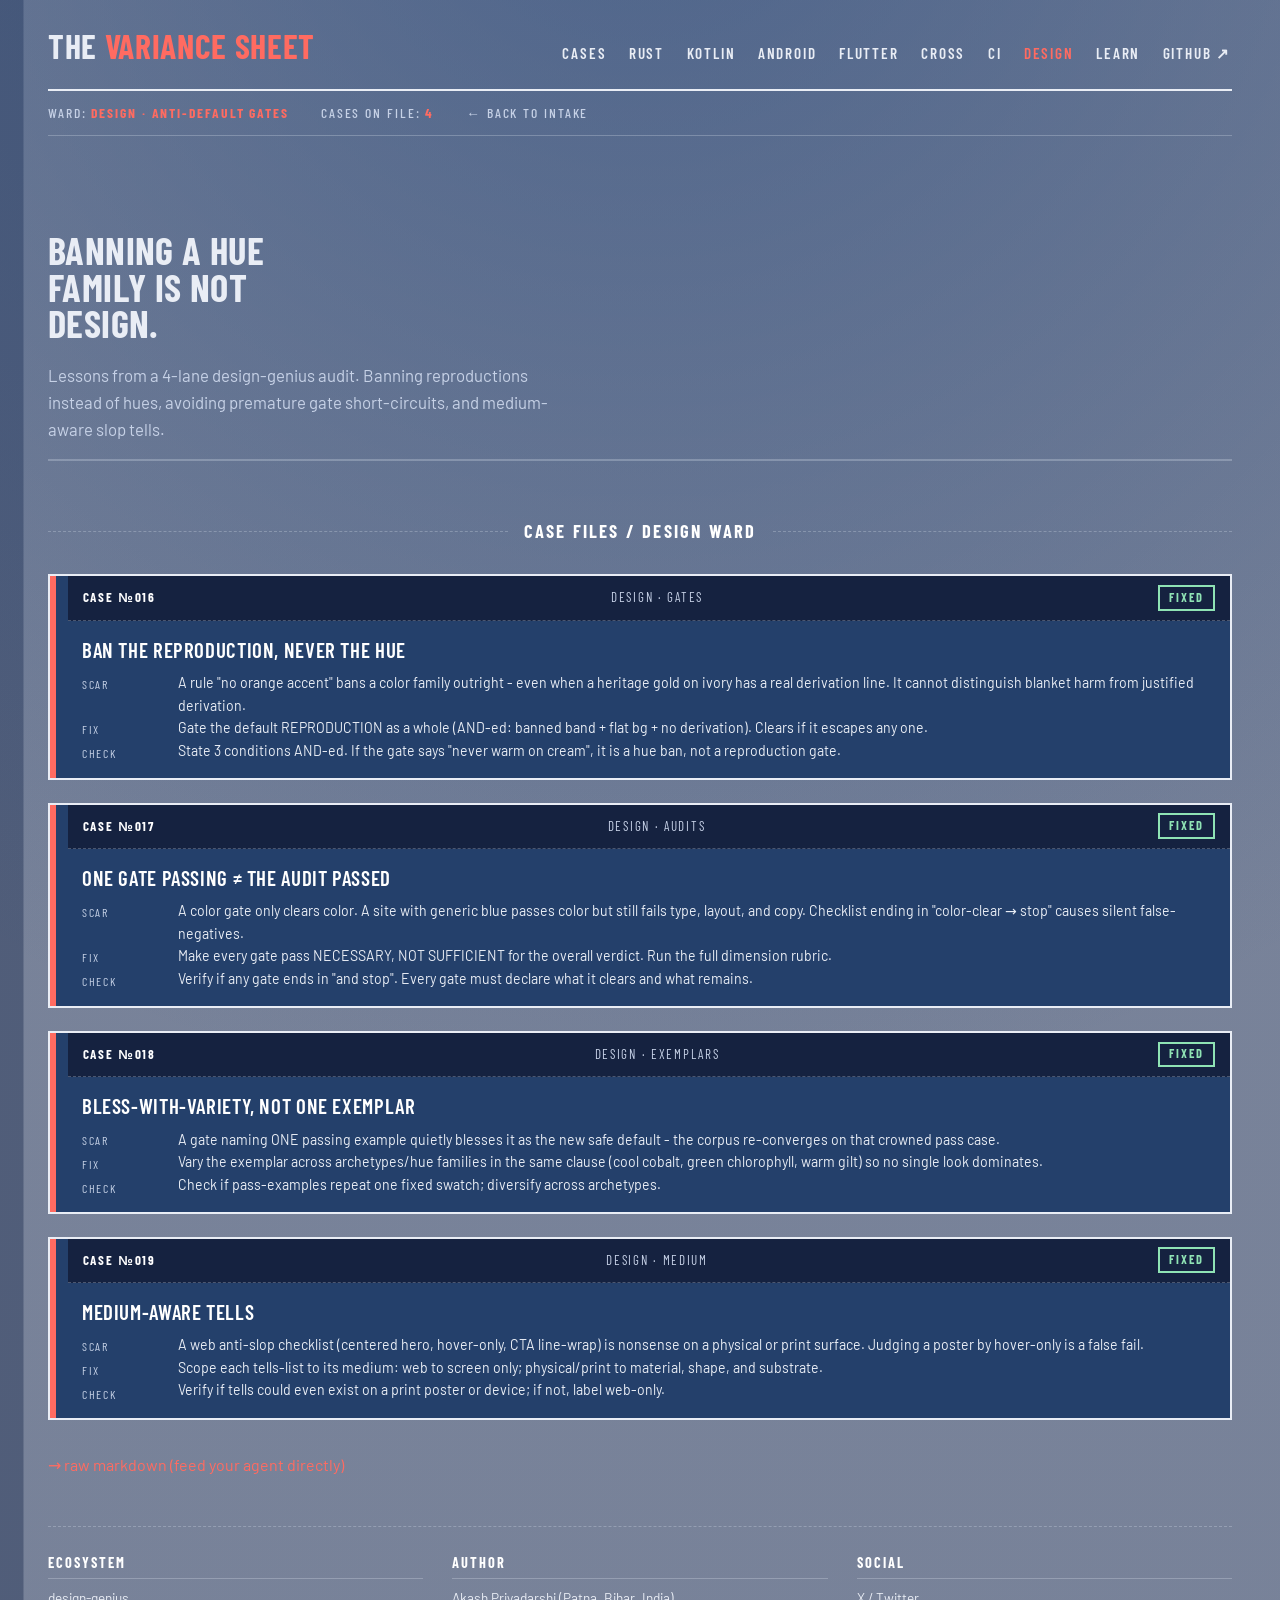
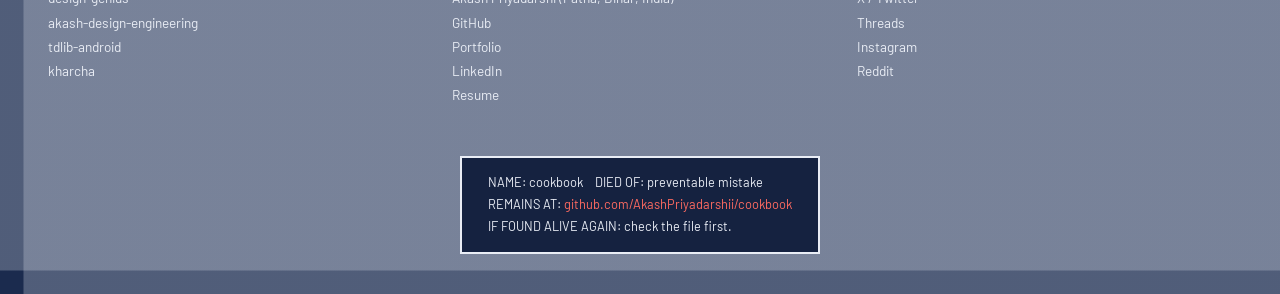
<file: site/design.html>
<!doctype html>
<html lang="en">
<head>
<meta charset="utf-8">
<meta name="viewport" content="width=device-width, initial-scale=1">
<title>design · anti-default gates — the variance sheet</title>
<meta name="description" content="Design and UX lessons: anti-default reproduction gates, necessary-not-sufficient audit gates, blessed exemplar drift, and medium-aware slop tells.">
<link rel="canonical" href="https://akashpriyadarshii.github.io/cookbook/design.html">
<link rel="preconnect" href="https://fonts.googleapis.com">
<link rel="preconnect" href="https://fonts.gstatic.com" crossorigin>
<link href="https://fonts.googleapis.com/css2?family=Barlow+Condensed:wght@500;600;700&family=Barlow:wght@400;500;600&family=IBM+Plex+Mono:wght@400;600&display=swap" rel="stylesheet">
<link rel="stylesheet" href="variance.css">
</head>
<body>

<header class="masthead">
  <div class="wordmark"><a href="index.html">the <span class="red">variance sheet</span></a></div>
  <nav>
    <a href="index.html#revisions">cases</a>
    <a href="rust.html">rust</a>
    <a href="kotlin.html">kotlin</a>
    <a href="android.html">android</a>
    <a href="flutter.html">flutter</a>
    <a href="cross.html">cross</a>
    <a href="ci.html">ci</a>
    <a href="design.html" style="color:var(--blood)">design</a>
    <a href="learn.html">learn</a>
    <a href="https://github.com/AkashPriyadarshii/cookbook">github ↗</a>
  </nav>
</header>

<div class="ticker">
  <span>ward: <strong>design · anti-default gates</strong></span>
  <span>cases on file: <strong>4</strong></span>
  <span><a href="index.html" style="color:inherit">← back to intake</a></span>
</div>

<main>
<section class="hero" style="padding-bottom:1rem">
  <h1 style="font-size:clamp(1.6rem,4vw,2.4rem)">Banning a hue family is not design.</h1>
  <p class="lede">Lessons from a 4-lane design-genius audit. Banning reproductions instead of hues, avoiding premature gate short-circuits, and medium-aware slop tells.</p>
</section>

<h2 class="section-rule" id="cases">case files / design ward</h2>

<div class="feed">

<article class="case">
  <header><span class="no">CASE №016</span><span>design · gates</span><span class="stamp fixed">fixed</span></header>
  <h3>Ban the reproduction, never the hue</h3>
  <dl>
    <dt>Scar</dt><dd>A rule "no orange accent" bans a color family outright - even when a heritage gold on ivory has a real derivation line. It cannot distinguish blanket harm from justified derivation.</dd>
    <dt>Fix</dt><dd>Gate the default REPRODUCTION as a whole (AND-ed: banned band + flat bg + no derivation). Clears if it escapes any one.</dd>
    <dt>Check</dt><dd>State 3 conditions AND-ed. If the gate says "never warm on cream", it is a hue ban, not a reproduction gate.</dd>
  </dl>
</article>

<article class="case">
  <header><span class="no">CASE №017</span><span>design · audits</span><span class="stamp fixed">fixed</span></header>
  <h3>One gate passing ≠ the audit passed</h3>
  <dl>
    <dt>Scar</dt><dd>A color gate only clears color. A site with generic blue passes color but still fails type, layout, and copy. Checklist ending in "color-clear → stop" causes silent false-negatives.</dd>
    <dt>Fix</dt><dd>Make every gate pass NECESSARY, NOT SUFFICIENT for the overall verdict. Run the full dimension rubric.</dd>
    <dt>Check</dt><dd>Verify if any gate ends in "and stop". Every gate must declare what it clears and what remains.</dd>
  </dl>
</article>

<article class="case">
  <header><span class="no">CASE №018</span><span>design · exemplars</span><span class="stamp fixed">fixed</span></header>
  <h3>Bless-with-variety, not one exemplar</h3>
  <dl>
    <dt>Scar</dt><dd>A gate naming ONE passing example quietly blesses it as the new safe default - the corpus re-converges on that crowned pass case.</dd>
    <dt>Fix</dt><dd>Vary the exemplar across archetypes/hue families in the same clause (cool cobalt, green chlorophyll, warm gilt) so no single look dominates.</dd>
    <dt>Check</dt><dd>Check if pass-examples repeat one fixed swatch; diversify across archetypes.</dd>
  </dl>
</article>

<article class="case">
  <header><span class="no">CASE №019</span><span>design · medium</span><span class="stamp fixed">fixed</span></header>
  <h3>Medium-aware tells</h3>
  <dl>
    <dt>Scar</dt><dd>A web anti-slop checklist (centered hero, hover-only, CTA line-wrap) is nonsense on a physical or print surface. Judging a poster by hover-only is a false fail.</dd>
    <dt>Fix</dt><dd>Scope each tells-list to its medium: web to screen only; physical/print to material, shape, and substrate.</dd>
    <dt>Check</dt><dd>Verify if tells could even exist on a print poster or device; if not, label web-only.</dd>
  </dl>
</article>

</div>

<p style="margin-top:2rem"><a href="https://raw.githubusercontent.com/AkashPriyadarshii/cookbook/master/design/SKILL.md" style="color:var(--blood)">→ raw markdown (feed your agent directly)</a></p>

<section class="forensic-footer">
  <div>
    <h4>Ecosystem</h4>
    <ul>
      <li><a href="https://github.com/AkashPriyadarshii/design-genius">design-genius</a></li>
      <li><a href="https://github.com/AkashPriyadarshii/akash-design-engineering">akash-design-engineering</a></li>
      <li><a href="https://github.com/AkashPriyadarshii/tdlib-android">tdlib-android</a></li>
      <li><a href="https://github.com/AkashPriyadarshii/kharcha">kharcha</a></li>
    </ul>
  </div>
  <div>
    <h4>Author</h4>
    <ul>
      <li>Akash Priyadarshi (Patna, Bihar, India)</li>
      <li><a href="https://github.com/AkashPriyadarshii">GitHub</a></li>
      <li><a href="https://akashpriyadarshi.vercel.app">Portfolio</a></li>
      <li><a href="https://linkedin.com/in/akashpriyadarshii">LinkedIn</a></li>
      <li><a href="https://akashpriyadarshii.github.io/Resume/">Resume</a></li>
    </ul>
  </div>
  <div>
    <h4>Social</h4>
    <ul>
      <li><a href="https://x.com/Akash__ydv001">X / Twitter</a></li>
      <li><a href="https://www.threads.com/@free_dev2026">Threads</a></li>
      <li><a href="https://www.instagram.com/akash.priyadarshii/">Instagram</a></li>
      <li><a href="https://reddit.com/user/akashpriyadarshi">Reddit</a></li>
    </ul>
  </div>
</section>
</main>

<footer class="toetag">
  <div class="tag">
    NAME: cookbook &nbsp;&nbsp; DIED OF: preventable mistake<br>
    REMAINS AT: <a href="https://github.com/AkashPriyadarshii/cookbook">github.com/AkashPriyadarshii/cookbook</a><br>
    IF FOUND ALIVE AGAIN: check the file first.
  </div>
</footer>

<script>
document.querySelectorAll('.copy').forEach(function(b){
  b.addEventListener('click',function(){
    var t=b.getAttribute('data-copy');
    (navigator.clipboard?navigator.clipboard.writeText(t):Promise.reject()).then(
      function(){b.textContent='copied';setTimeout(function(){b.textContent='copy';},1500);});
  });
});
document.querySelectorAll('.redact').forEach(function(r){
  r.addEventListener('click',function(){r.classList.toggle('open');});
});
</script>
</body>
</html>
</file>
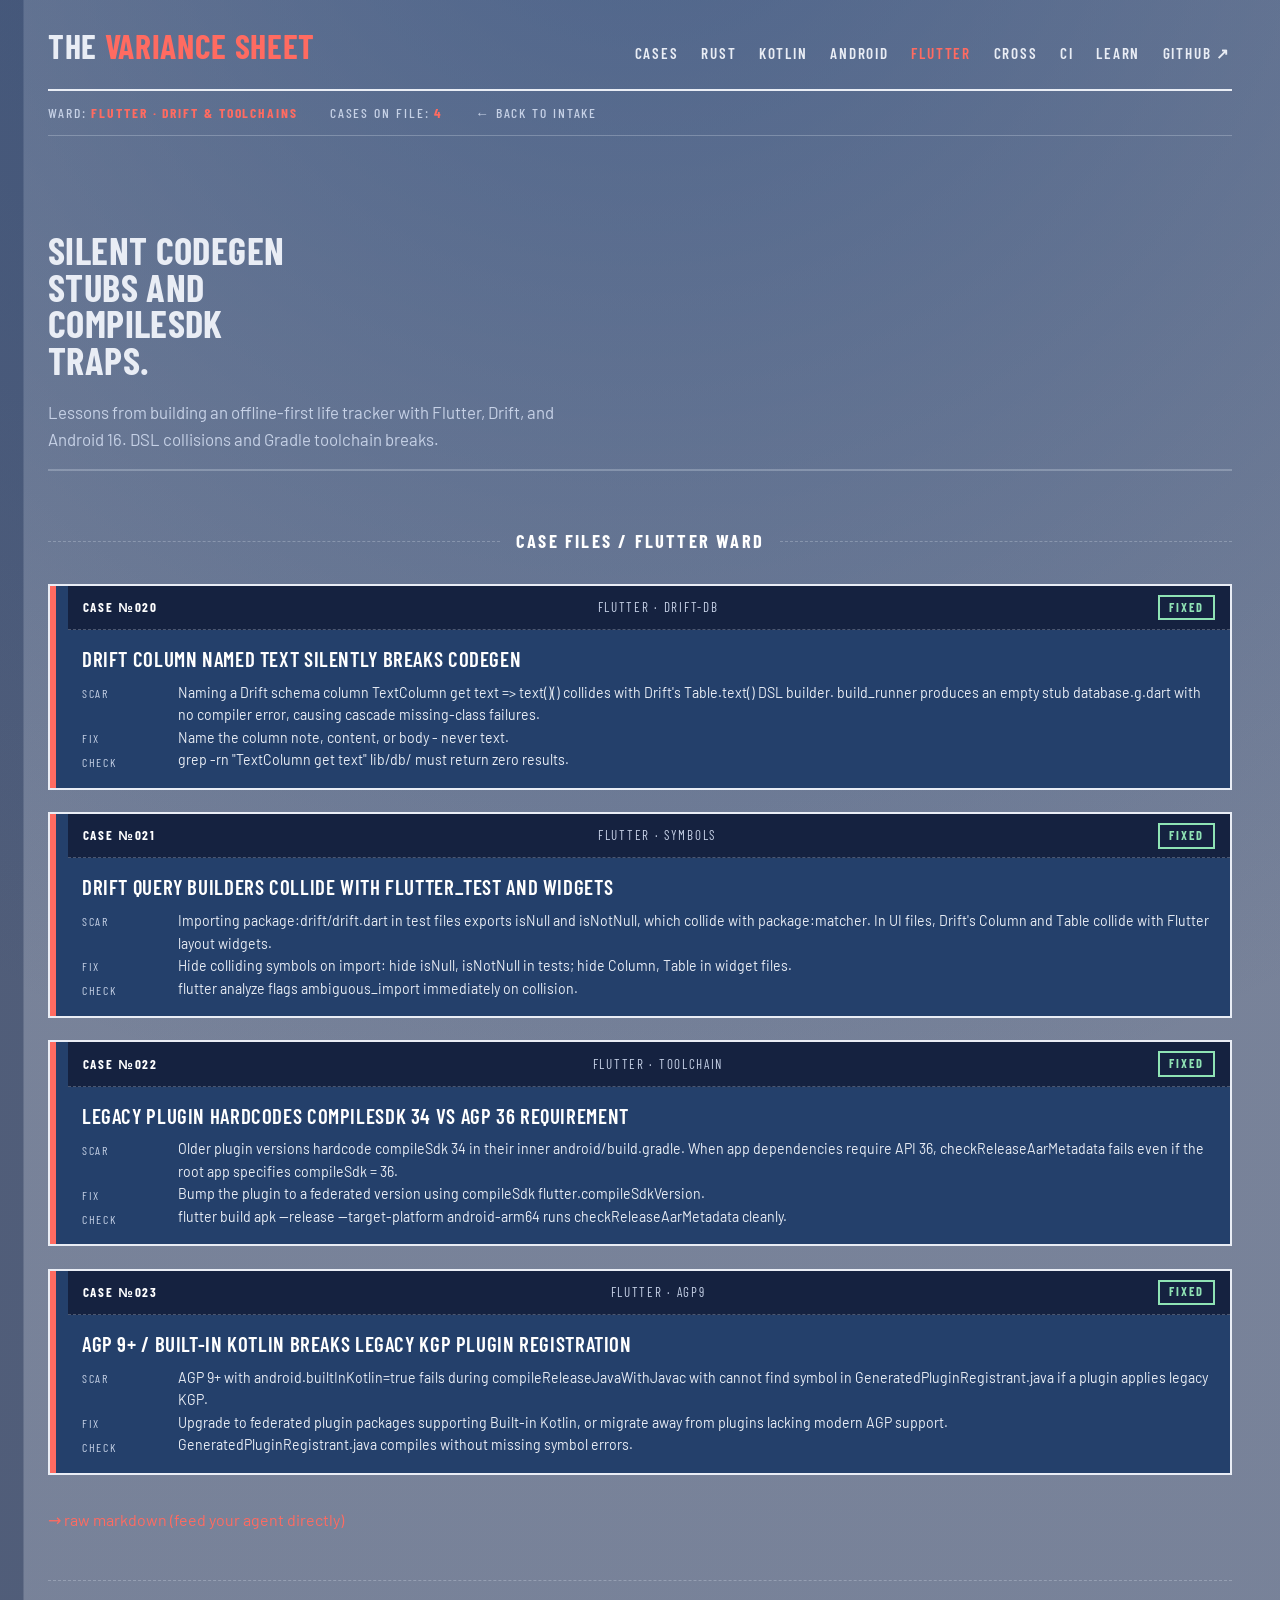
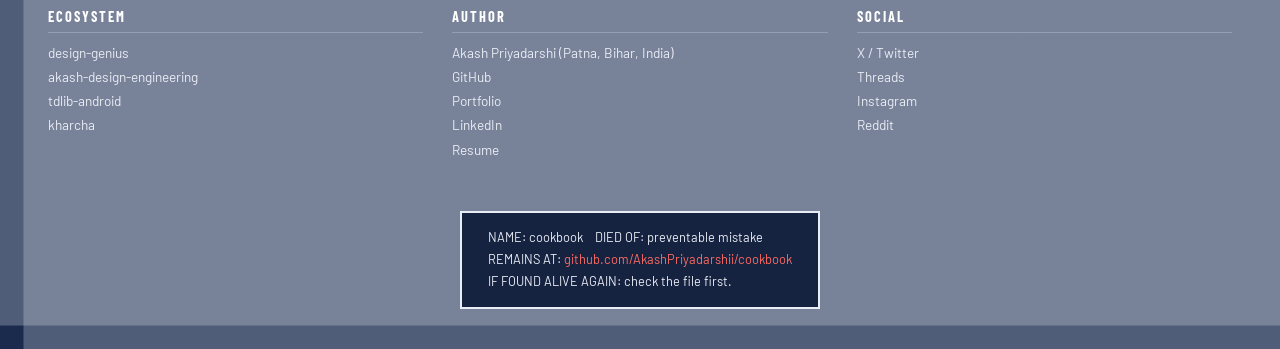
<file: site/flutter.html>
<!doctype html>
<html lang="en">
<head>
<meta charset="utf-8">
<meta name="viewport" content="width=device-width, initial-scale=1">
<title>flutter · drift &amp; toolchains — the variance sheet</title>
<meta name="description" content="Flutter, Drift SQLite, and Android Gradle lessons: DSL column name collisions, query builder matcher collisions, compileSdk mismatches, AGP 9 migration.">
<link rel="canonical" href="https://akashpriyadarshii.github.io/cookbook/flutter.html">
<link rel="preconnect" href="https://fonts.googleapis.com">
<link rel="preconnect" href="https://fonts.gstatic.com" crossorigin>
<link href="https://fonts.googleapis.com/css2?family=Barlow+Condensed:wght@500;600;700&family=Barlow:wght@400;500;600&family=IBM+Plex+Mono:wght@400;600&display=swap" rel="stylesheet">
<link rel="stylesheet" href="variance.css">
</head>
<body>

<header class="masthead">
  <div class="wordmark"><a href="index.html">the <span class="red">variance sheet</span></a></div>
  <nav>
    <a href="index.html#revisions">cases</a>
    <a href="rust.html">rust</a>
    <a href="kotlin.html">kotlin</a>
    <a href="android.html">android</a>
    <a href="flutter.html" style="color:var(--blood)">flutter</a>
    <a href="cross.html">cross</a>
    <a href="ci.html">ci</a>
    <a href="learn.html">learn</a>
    <a href="https://github.com/AkashPriyadarshii/cookbook">github ↗</a>
  </nav>
</header>

<div class="ticker">
  <span>ward: <strong>flutter · drift &amp; toolchains</strong></span>
  <span>cases on file: <strong>4</strong></span>
  <span><a href="index.html" style="color:inherit">← back to intake</a></span>
</div>

<main>
<section class="hero" style="padding-bottom:1rem">
  <h1 style="font-size:clamp(1.6rem,4vw,2.4rem)">Silent codegen stubs and compileSdk traps.</h1>
  <p class="lede">Lessons from building an offline-first life tracker with Flutter, Drift, and Android 16. DSL collisions and Gradle toolchain breaks.</p>
</section>

<h2 class="section-rule" id="cases">case files / flutter ward</h2>

<div class="feed">

<article class="case">
  <header><span class="no">CASE №020</span><span>flutter · drift-db</span><span class="stamp fixed">fixed</span></header>
  <h3>Drift column named text silently breaks codegen</h3>
  <dl>
    <dt>Scar</dt><dd>Naming a Drift schema column TextColumn get text =&gt; text()() collides with Drift's Table.text() DSL builder. build_runner produces an empty stub database.g.dart with no compiler error, causing cascade missing-class failures.</dd>
    <dt>Fix</dt><dd>Name the column note, content, or body - never text.</dd>
    <dt>Check</dt><dd>grep -rn "TextColumn get text" lib/db/ must return zero results.</dd>
  </dl>
</article>

<article class="case">
  <header><span class="no">CASE №021</span><span>flutter · symbols</span><span class="stamp fixed">fixed</span></header>
  <h3>Drift query builders collide with flutter_test and widgets</h3>
  <dl>
    <dt>Scar</dt><dd>Importing package:drift/drift.dart in test files exports isNull and isNotNull, which collide with package:matcher. In UI files, Drift's Column and Table collide with Flutter layout widgets.</dd>
    <dt>Fix</dt><dd>Hide colliding symbols on import: hide isNull, isNotNull in tests; hide Column, Table in widget files.</dd>
    <dt>Check</dt><dd>flutter analyze flags ambiguous_import immediately on collision.</dd>
  </dl>
</article>

<article class="case">
  <header><span class="no">CASE №022</span><span>flutter · toolchain</span><span class="stamp fixed">fixed</span></header>
  <h3>Legacy plugin hardcodes compileSdk 34 vs AGP 36 requirement</h3>
  <dl>
    <dt>Scar</dt><dd>Older plugin versions hardcode compileSdk 34 in their inner android/build.gradle. When app dependencies require API 36, checkReleaseAarMetadata fails even if the root app specifies compileSdk = 36.</dd>
    <dt>Fix</dt><dd>Bump the plugin to a federated version using compileSdk flutter.compileSdkVersion.</dd>
    <dt>Check</dt><dd>flutter build apk --release --target-platform android-arm64 runs checkReleaseAarMetadata cleanly.</dd>
  </dl>
</article>

<article class="case">
  <header><span class="no">CASE №023</span><span>flutter · agp9</span><span class="stamp fixed">fixed</span></header>
  <h3>AGP 9+ / Built-in Kotlin breaks legacy KGP plugin registration</h3>
  <dl>
    <dt>Scar</dt><dd>AGP 9+ with android.builtInKotlin=true fails during compileReleaseJavaWithJavac with cannot find symbol in GeneratedPluginRegistrant.java if a plugin applies legacy KGP.</dd>
    <dt>Fix</dt><dd>Upgrade to federated plugin packages supporting Built-in Kotlin, or migrate away from plugins lacking modern AGP support.</dd>
    <dt>Check</dt><dd>GeneratedPluginRegistrant.java compiles without missing symbol errors.</dd>
  </dl>
</article>

</div>

<p style="margin-top:2rem"><a href="https://raw.githubusercontent.com/AkashPriyadarshii/cookbook/master/flutter/SKILL.md" style="color:var(--blood)">→ raw markdown (feed your agent directly)</a></p>

<section class="forensic-footer">
  <div>
    <h4>Ecosystem</h4>
    <ul>
      <li><a href="https://github.com/AkashPriyadarshii/design-genius">design-genius</a></li>
      <li><a href="https://github.com/AkashPriyadarshii/akash-design-engineering">akash-design-engineering</a></li>
      <li><a href="https://github.com/AkashPriyadarshii/tdlib-android">tdlib-android</a></li>
      <li><a href="https://github.com/AkashPriyadarshii/kharcha">kharcha</a></li>
    </ul>
  </div>
  <div>
    <h4>Author</h4>
    <ul>
      <li>Akash Priyadarshi (Patna, Bihar, India)</li>
      <li><a href="https://github.com/AkashPriyadarshii">GitHub</a></li>
      <li><a href="https://akashpriyadarshi.vercel.app">Portfolio</a></li>
      <li><a href="https://linkedin.com/in/akashpriyadarshii">LinkedIn</a></li>
      <li><a href="https://akashpriyadarshii.github.io/Resume/">Resume</a></li>
    </ul>
  </div>
  <div>
    <h4>Social</h4>
    <ul>
      <li><a href="https://x.com/Akash__ydv001">X / Twitter</a></li>
      <li><a href="https://www.threads.com/@free_dev2026">Threads</a></li>
      <li><a href="https://www.instagram.com/akash.priyadarshii/">Instagram</a></li>
      <li><a href="https://reddit.com/user/akashpriyadarshi">Reddit</a></li>
    </ul>
  </div>
</section>
</main>

<footer class="toetag">
  <div class="tag">
    NAME: cookbook &nbsp;&nbsp; DIED OF: preventable mistake<br>
    REMAINS AT: <a href="https://github.com/AkashPriyadarshii/cookbook">github.com/AkashPriyadarshii/cookbook</a><br>
    IF FOUND ALIVE AGAIN: check the file first.
  </div>
</footer>

<script>
document.querySelectorAll('.copy').forEach(function(b){
  b.addEventListener('click',function(){
    var t=b.getAttribute('data-copy');
    (navigator.clipboard?navigator.clipboard.writeText(t):Promise.reject()).then(
      function(){b.textContent='copied';setTimeout(function(){b.textContent='copy';},1500);});
  });
});
document.querySelectorAll('.redact').forEach(function(r){
  r.addEventListener('click',function(){r.classList.toggle('open');});
});
</script>
</body>
</html>
</file>
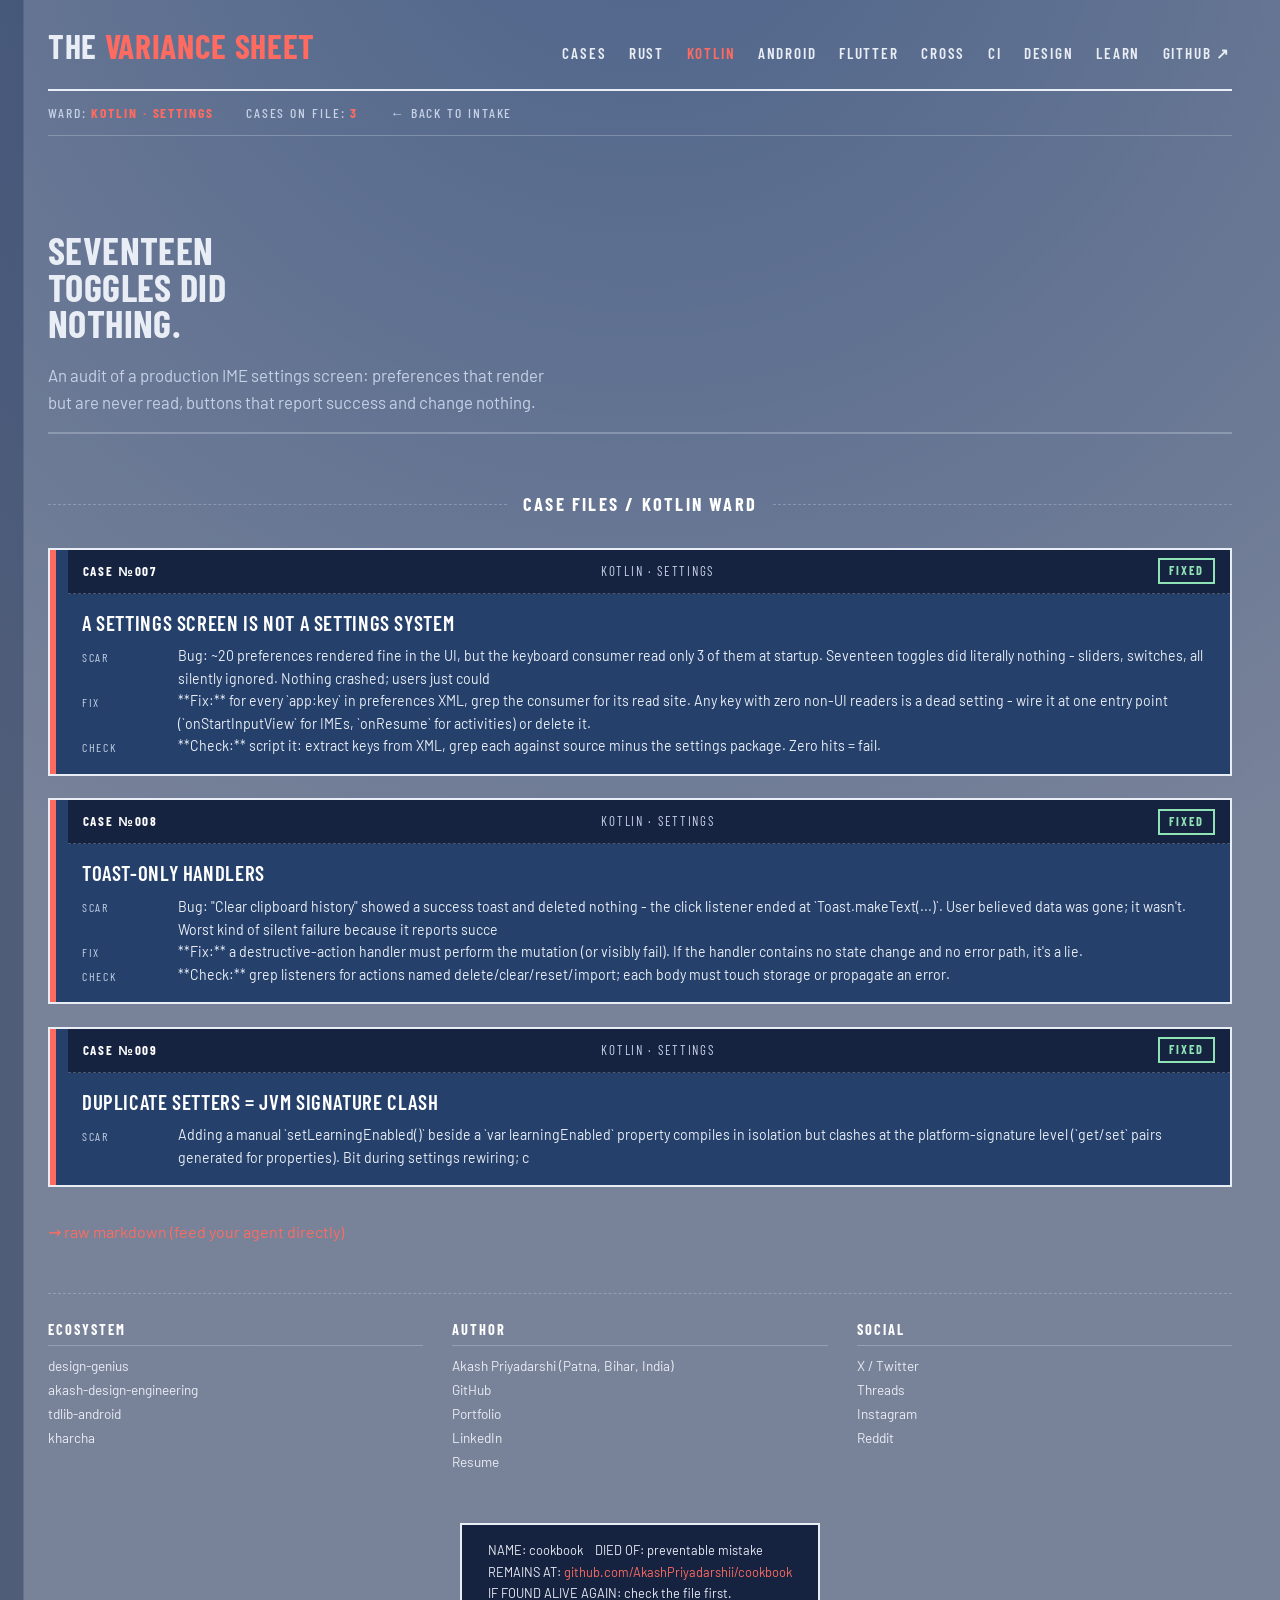
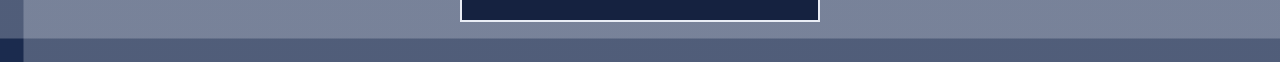
<file: site/kotlin.html>
<!doctype html>
<html lang="en">
<head>
<meta charset="utf-8">
<meta name="viewport" content="width=device-width, initial-scale=1">
<title>kotlin · settings — the variance sheet</title>
<meta name="description" content="Android settings wiring: dead preferences, toast-only destructive handlers, retrofit JVM signature clashes.">
<link rel="canonical" href="https://akashpriyadarshii.github.io/cookbook/kotlin.html">
<link rel="preconnect" href="https://fonts.googleapis.com">
<link rel="preconnect" href="https://fonts.gstatic.com" crossorigin>
<link href="https://fonts.googleapis.com/css2?family=Barlow+Condensed:wght@500;600;700&family=Barlow:wght@400;500;600&family=IBM+Plex+Mono:wght@400;600&display=swap" rel="stylesheet">
<link rel="stylesheet" href="variance.css">
</head>
<body>

<header class="masthead">
  <div class="wordmark"><a href="index.html">the <span class="red">variance sheet</span></a></div>
  <nav>
    <a href="index.html#revisions">cases</a>
    <a href="rust.html">rust</a>
    <a href="kotlin.html" style="color:var(--blood)">kotlin</a>
    <a href="android.html">android</a>
    <a href="flutter.html">flutter</a>
    <a href="cross.html">cross</a>
    <a href="ci.html">ci</a>
    <a href="design.html">design</a>
    <a href="learn.html">learn</a>
    <a href="https://github.com/AkashPriyadarshii/cookbook">github ↗</a>
  </nav>
</header>

<div class="ticker">
  <span>ward: <strong>kotlin · settings</strong></span>
  <span>cases on file: <strong>3</strong></span>
  <span><a href="index.html" style="color:inherit">← back to intake</a></span>
</div>

<main>
<section class="hero" style="padding-bottom:1rem">
  <h1 style="font-size:clamp(1.6rem,4vw,2.4rem)">Seventeen toggles did nothing.</h1>
  <p class="lede">An audit of a production IME settings screen: preferences that render but are never read, buttons that report success and change nothing.</p>
</section>

<h2 class="section-rule" id="cases">case files / kotlin ward</h2>

<div class="feed">
<article class="case">
  <header><span class="no">CASE №007</span><span>kotlin · settings</span><span class="stamp fixed">fixed</span></header>
  <h3>A settings screen is not a settings system</h3>
  <dl>
    <dt>Scar</dt><dd>Bug: ~20 preferences rendered fine in the UI, but the keyboard consumer read
only 3 of them at startup. Seventeen toggles did literally nothing - sliders,
switches, all silently ignored. Nothing crashed; users just could</dd>
    <dt>Fix</dt><dd>**Fix:** for every `app:key` in preferences XML, grep the consumer for its
read site. Any key with zero non-UI readers is a dead setting - wire it at
one entry point (`onStartInputView` for IMEs, `onResume` for activities) or
delete it.</dd>
    <dt>Check</dt><dd>**Check:** script it: extract keys from XML, grep each against source minus
the settings package. Zero hits = fail.</dd>
  </dl>
</article>

<article class="case">
  <header><span class="no">CASE №008</span><span>kotlin · settings</span><span class="stamp fixed">fixed</span></header>
  <h3>Toast-only handlers</h3>
  <dl>
    <dt>Scar</dt><dd>Bug: &quot;Clear clipboard history&quot; showed a success toast and deleted nothing -
the click listener ended at `Toast.makeText(...)`. User believed data was
gone; it wasn&#x27;t. Worst kind of silent failure because it reports succe</dd>
    <dt>Fix</dt><dd>**Fix:** a destructive-action handler must perform the mutation (or visibly
fail). If the handler contains no state change and no error path, it&#x27;s a lie.</dd>
    <dt>Check</dt><dd>**Check:** grep listeners for actions named delete/clear/reset/import; each
body must touch storage or propagate an error.</dd>
  </dl>
</article>

<article class="case">
  <header><span class="no">CASE №009</span><span>kotlin · settings</span><span class="stamp fixed">fixed</span></header>
  <h3>Duplicate setters = JVM signature clash</h3>
  <dl>
    <dt>Scar</dt><dd>Adding a manual `setLearningEnabled()` beside a `var learningEnabled`
property compiles in isolation but clashes at the platform-signature level
(`get/set` pairs generated for properties). Bit during settings rewiring;
c</dd>
  </dl>
</article>
</div>

<p style="margin-top:2rem"><a href="https://raw.githubusercontent.com/AkashPriyadarshii/cookbook/master/kotlin/SKILL.md" style="color:var(--blood)">→ raw markdown (feed your agent directly)</a></p>

<section class="forensic-footer">
  <div>
    <h4>Ecosystem</h4>
    <ul>
      <li><a href="https://github.com/AkashPriyadarshii/design-genius">design-genius</a></li>
      <li><a href="https://github.com/AkashPriyadarshii/akash-design-engineering">akash-design-engineering</a></li>
      <li><a href="https://github.com/AkashPriyadarshii/tdlib-android">tdlib-android</a></li>
      <li><a href="https://github.com/AkashPriyadarshii/kharcha">kharcha</a></li>
    </ul>
  </div>
  <div>
    <h4>Author</h4>
    <ul>
      <li>Akash Priyadarshi (Patna, Bihar, India)</li>
      <li><a href="https://github.com/AkashPriyadarshii">GitHub</a></li>
      <li><a href="https://akashpriyadarshi.vercel.app">Portfolio</a></li>
      <li><a href="https://linkedin.com/in/akashpriyadarshii">LinkedIn</a></li>
      <li><a href="https://akashpriyadarshii.github.io/Resume/">Resume</a></li>
    </ul>
  </div>
  <div>
    <h4>Social</h4>
    <ul>
      <li><a href="https://x.com/Akash__ydv001">X / Twitter</a></li>
      <li><a href="https://www.threads.com/@free_dev2026">Threads</a></li>
      <li><a href="https://www.instagram.com/akash.priyadarshii/">Instagram</a></li>
      <li><a href="https://reddit.com/user/akashpriyadarshi">Reddit</a></li>
    </ul>
  </div>
</section>
</main>

<footer class="toetag">
  <div class="tag">
    NAME: cookbook &nbsp;&nbsp; DIED OF: preventable mistake<br>
    REMAINS AT: <a href="https://github.com/AkashPriyadarshii/cookbook">github.com/AkashPriyadarshii/cookbook</a><br>
    IF FOUND ALIVE AGAIN: check the file first.
  </div>
</footer>

<script>
document.querySelectorAll('.redact').forEach(function(r){
  r.addEventListener('click',function(){r.classList.toggle('open');});
});
</script>
</body>
</html>
</file>
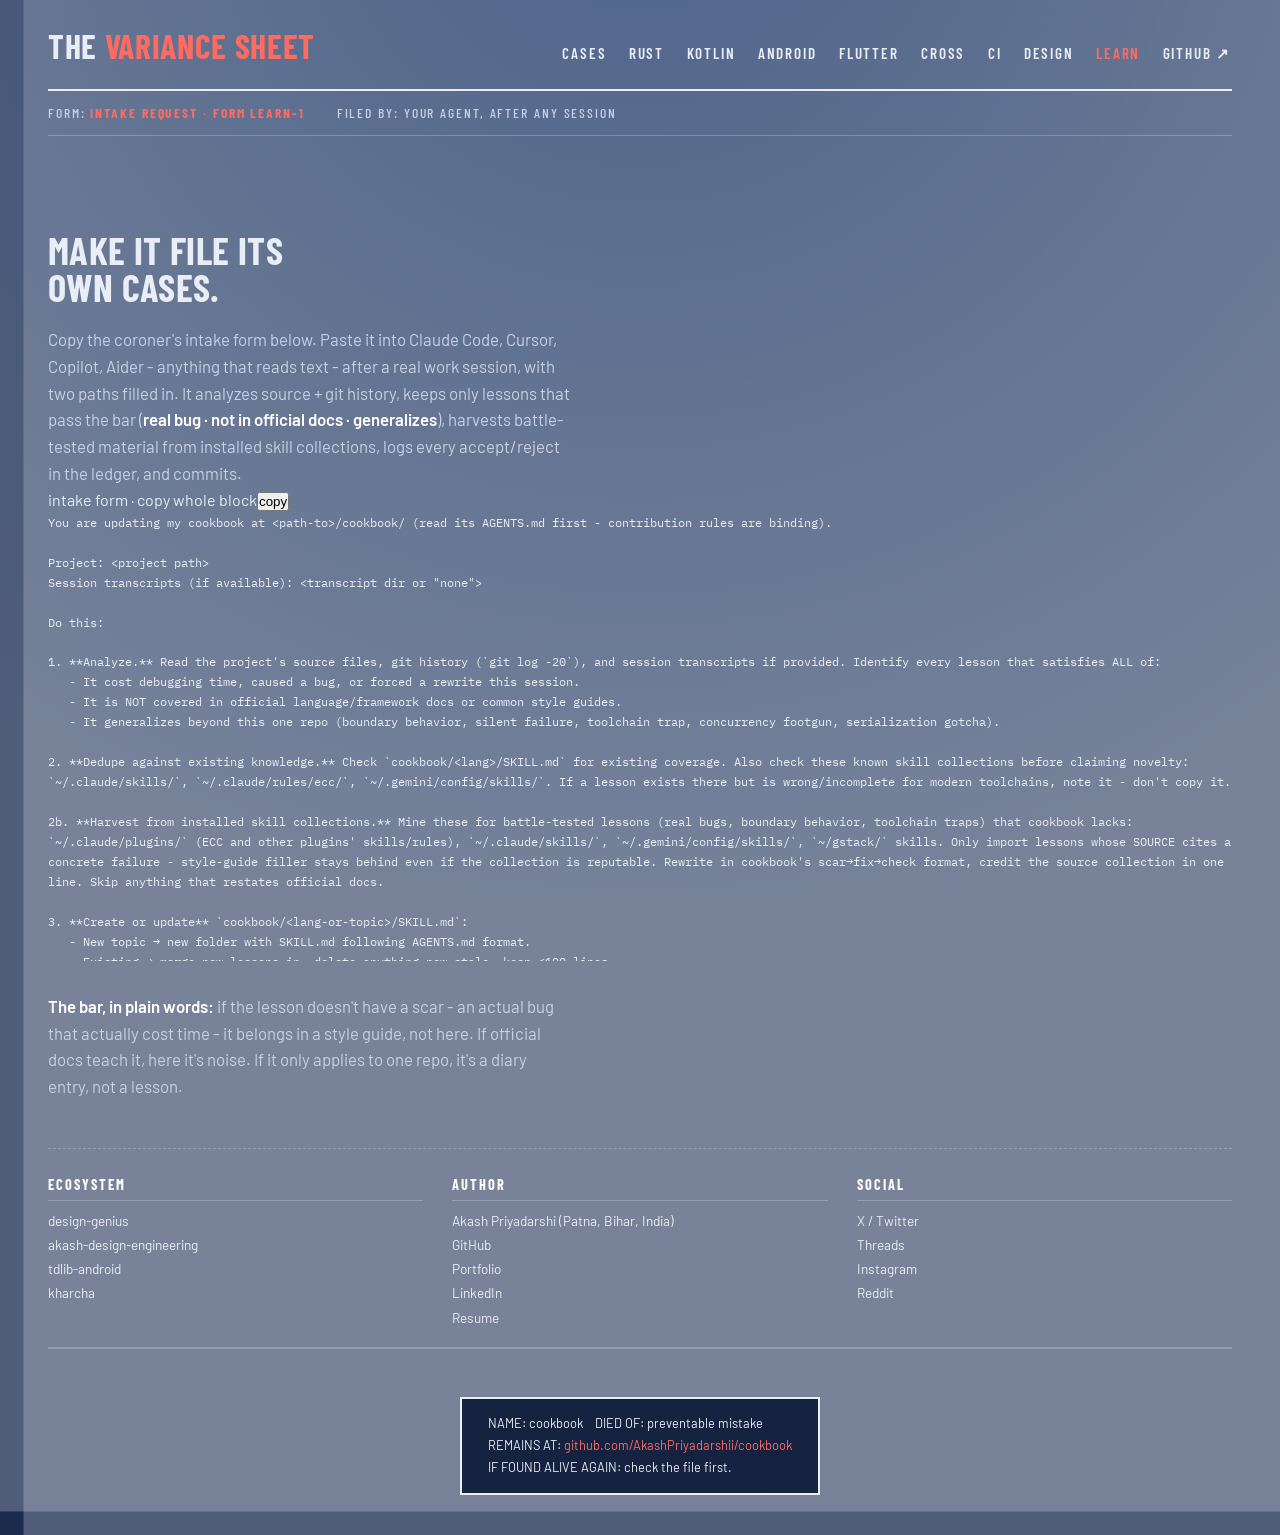
<file: site/learn.html>
<!doctype html>
<html lang="en">
<head>
<meta charset="utf-8">
<meta name="viewport" content="width=device-width, initial-scale=1">
<title>teach your agent — the variance sheet</title>
<meta name="description" content="Paste this prompt into any AI coding agent after a project session. It extracts lessons that pass the bar (real bug, not in official docs, generalizes), harvests installed skill collections, and files new cases in your cookbook.">
<link rel="canonical" href="https://akashpriyadarshii.github.io/cookbook/learn.html">
<link rel="preconnect" href="https://fonts.googleapis.com">
<link rel="preconnect" href="https://fonts.gstatic.com" crossorigin>
<link href="https://fonts.googleapis.com/css2?family=Barlow+Condensed:wght@500;600;700&family=Barlow:wght@400;500;600&family=IBM+Plex+Mono:wght@400;600&display=swap" rel="stylesheet">
<link rel="stylesheet" href="variance.css">
</head>
<body>

<header class="masthead">
  <div class="wordmark"><a href="index.html">the <span class="red">variance sheet</span></a></div>
  <nav>
    <a href="index.html#revisions">cases</a>
    <a href="rust.html">rust</a>
    <a href="kotlin.html">kotlin</a>
    <a href="android.html">android</a>
    <a href="flutter.html">flutter</a>
    <a href="cross.html">cross</a>
    <a href="ci.html">ci</a>
    <a href="design.html">design</a>
    <a href="learn.html" style="color:var(--blood)">learn</a>
    <a href="https://github.com/AkashPriyadarshii/cookbook">github ↗</a>
  </nav>
</header>

<div class="ticker">
  <span>form: <strong>intake request · form LEARN-1</strong></span>
  <span>filed by: your agent, after any session</span>
</div>

<main>
<section class="hero" style="padding-bottom:1rem">
  <h1 style="font-size:clamp(1.6rem,4vw,2.4rem)">Make it file its own cases.</h1>
  <p class="lede">Copy the coroner's intake form below. Paste it into Claude Code,
  Cursor, Copilot, Aider - anything that reads text - after a real work session,
  with two paths filled in. It analyzes source + git history, keeps only lessons
  that pass the bar (<strong>real bug · not in official docs · generalizes</strong>),
  harvests battle-tested material from installed skill collections, logs every
  accept/reject in the ledger, and commits.</p>

  <div class="evidence" style="max-width:100%">
    <header><span>intake form · copy whole block</span><button class="copy" data-copy-target="prompttext">copy</button></header>
    <pre id="prompttext" style="max-height:28rem;overflow-y:auto;white-space:pre-wrap;font-size:.78rem;line-height:1.6">You are updating my cookbook at &lt;path-to&gt;/cookbook/ (read its AGENTS.md first - contribution rules are binding).

Project: &lt;project path&gt;
Session transcripts (if available): &lt;transcript dir or "none"&gt;

Do this:

1. **Analyze.** Read the project's source files, git history (`git log -20`), and session transcripts if provided. Identify every lesson that satisfies ALL of:
   - It cost debugging time, caused a bug, or forced a rewrite this session.
   - It is NOT covered in official language/framework docs or common style guides.
   - It generalizes beyond this one repo (boundary behavior, silent failure, toolchain trap, concurrency footgun, serialization gotcha).

2. **Dedupe against existing knowledge.** Check `cookbook/&lt;lang&gt;/SKILL.md` for existing coverage. Also check these known skill collections before claiming novelty: `~/.claude/skills/`, `~/.claude/rules/ecc/`, `~/.gemini/config/skills/`. If a lesson exists there but is wrong/incomplete for modern toolchains, note it - don't copy it.

2b. **Harvest from installed skill collections.** Mine these for battle-tested lessons (real bugs, boundary behavior, toolchain traps) that cookbook lacks: `~/.claude/plugins/` (ECC and other plugins' skills/rules), `~/.claude/skills/`, `~/.gemini/config/skills/`, `~/gstack/` skills. Only import lessons whose SOURCE cites a concrete failure - style-guide filler stays behind even if the collection is reputable. Rewrite in cookbook's scar→fix→check format, credit the source collection in one line. Skip anything that restates official docs.

3. **Create or update** `cookbook/&lt;lang-or-topic&gt;/SKILL.md`:
   - New topic → new folder with SKILL.md following AGENTS.md format.
   - Existing → merge new lessons in, delete anything now stale, keep ≤100 lines.
   - Polyglot lesson → `cookbook/cross/SKILL.md`.
   - Stamp each lesson with the toolchain it was verified against where version-sensitive (e.g. `verified: rustc 1.xx / gradle 8.x`). A lesson without a version claim is assumed current.

4. **Ledger.** Append one line per accepted or rejected lesson to `LEDGER.md`: `YYYY-MM-DD | &lt;topic&gt; | accept|reject | lesson | source`. Check the ledger before importing - a lesson already there is a duplicate.

5. **Commit.** One commit per update: `learn(&lt;topic&gt;): &lt;one-line summary of lessons added&gt;`

6. **Report back** in ≤5 lines: what was added where, what was rejected as duplicate/too-specific, current line count of each touched file.

Rules you must not break: no lesson without a concrete bug behind it; nothing a doc already teaches; nothing that only applies to this one project.</pre>
  </div>

  <p class="lede" style="margin-top:2rem"><strong>The bar, in plain words:</strong> if the lesson doesn't have
  a scar - an actual bug that actually cost time - it belongs in a style guide,
  not here. If official docs teach it, here it's noise. If it only applies to
  one repo, it's a diary entry, not a lesson.</p>

<section class="forensic-footer">
  <div>
    <h4>Ecosystem</h4>
    <ul>
      <li><a href="https://github.com/AkashPriyadarshii/design-genius">design-genius</a></li>
      <li><a href="https://github.com/AkashPriyadarshii/akash-design-engineering">akash-design-engineering</a></li>
      <li><a href="https://github.com/AkashPriyadarshii/tdlib-android">tdlib-android</a></li>
      <li><a href="https://github.com/AkashPriyadarshii/kharcha">kharcha</a></li>
    </ul>
  </div>
  <div>
    <h4>Author</h4>
    <ul>
      <li>Akash Priyadarshi (Patna, Bihar, India)</li>
      <li><a href="https://github.com/AkashPriyadarshii">GitHub</a></li>
      <li><a href="https://akashpriyadarshi.vercel.app">Portfolio</a></li>
      <li><a href="https://linkedin.com/in/akashpriyadarshii">LinkedIn</a></li>
      <li><a href="https://akashpriyadarshii.github.io/Resume/">Resume</a></li>
    </ul>
  </div>
  <div>
    <h4>Social</h4>
    <ul>
      <li><a href="https://x.com/Akash__ydv001">X / Twitter</a></li>
      <li><a href="https://www.threads.com/@free_dev2026">Threads</a></li>
      <li><a href="https://www.instagram.com/akash.priyadarshii/">Instagram</a></li>
      <li><a href="https://reddit.com/user/akashpriyadarshi">Reddit</a></li>
    </ul>
  </div>
</section>
</main>

<footer class="toetag">
  <div class="tag">
    NAME: cookbook &nbsp;&nbsp; DIED OF: preventable mistake<br>
    REMAINS AT: <a href="https://github.com/AkashPriyadarshii/cookbook">github.com/AkashPriyadarshii/cookbook</a><br>
    IF FOUND ALIVE AGAIN: check the file first.
  </div>
</footer>

<script>
document.querySelectorAll('.copy').forEach(function(b){
  b.addEventListener('click',function(){
    var el=document.getElementById(b.getAttribute('data-copy-target'));
    var t=el.textContent;
    (navigator.clipboard?navigator.clipboard.writeText(t):Promise.reject()).then(
      function(){b.textContent='copied';setTimeout(function(){b.textContent='copy';},1500);});
  });
});
document.querySelectorAll('.redact').forEach(function(r){
  r.addEventListener('click',function(){r.classList.toggle('open');});
});
</script>
</body>
</html>
</file>
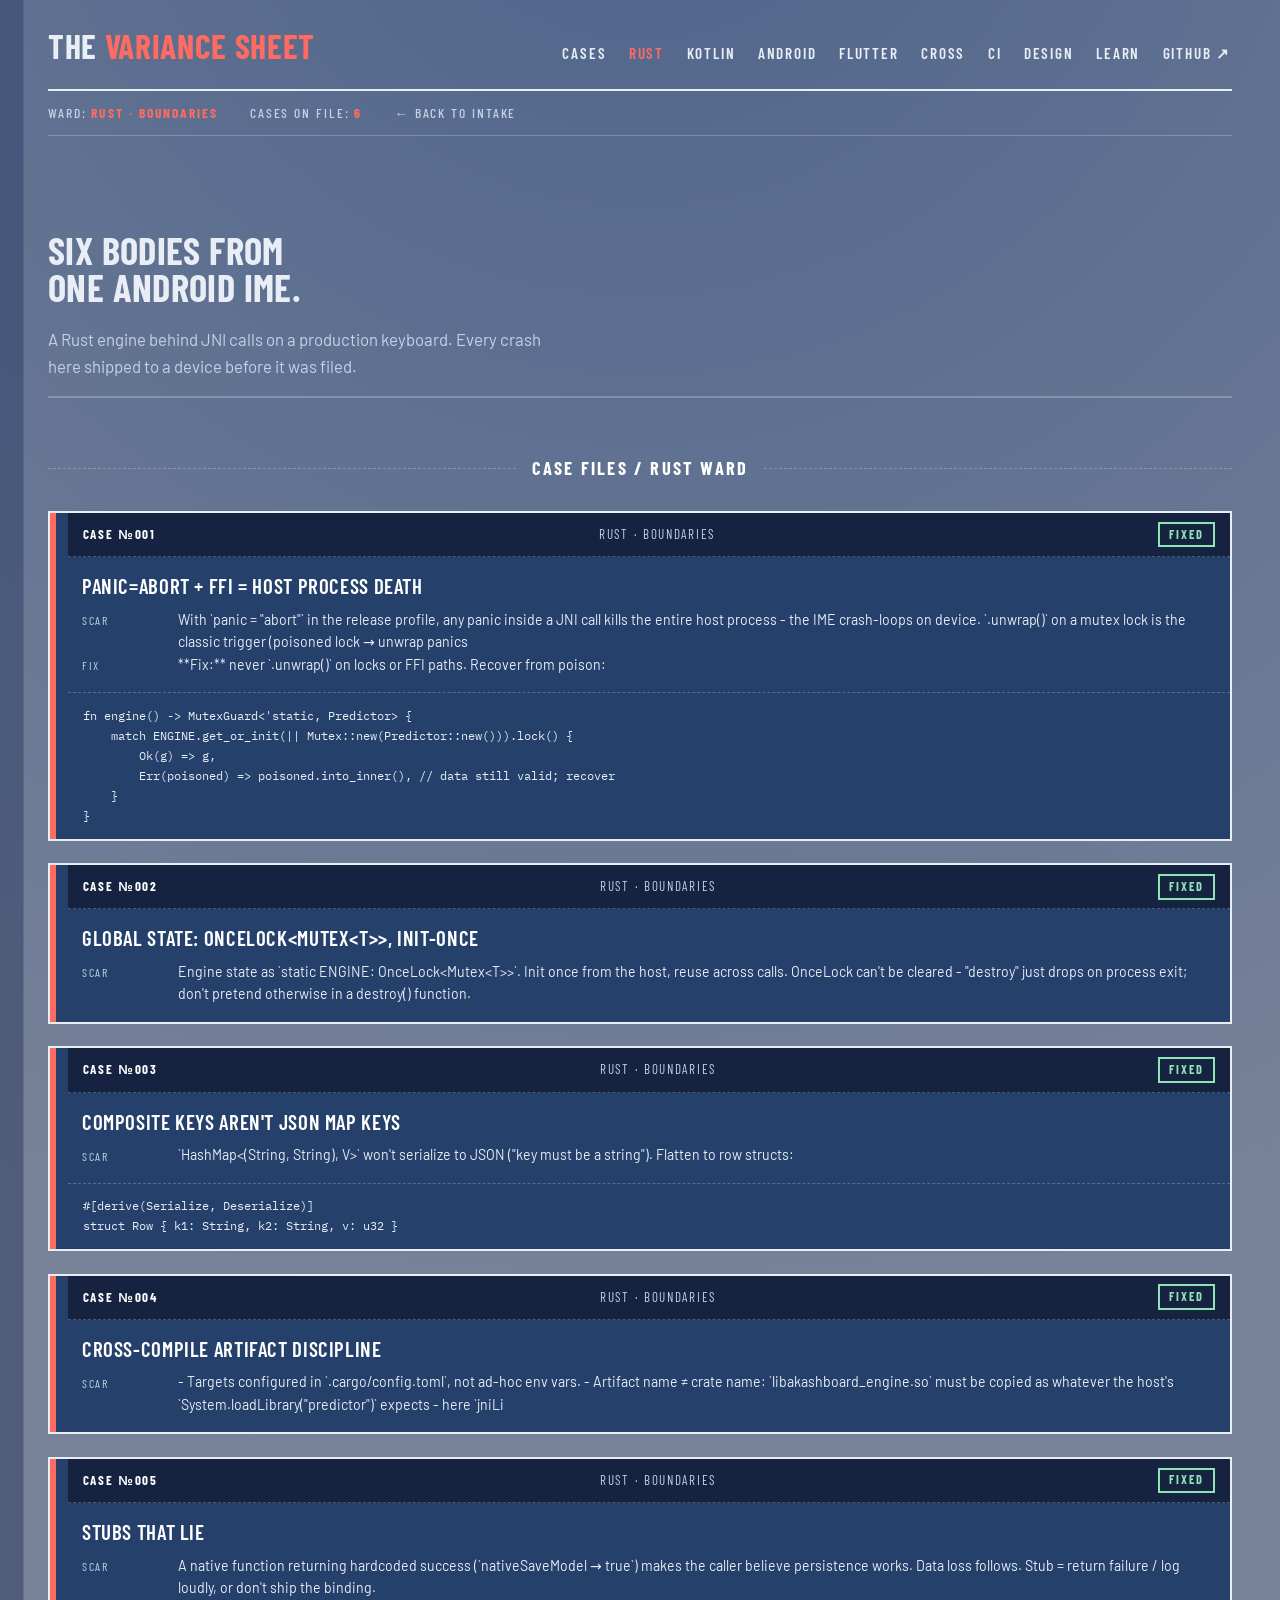
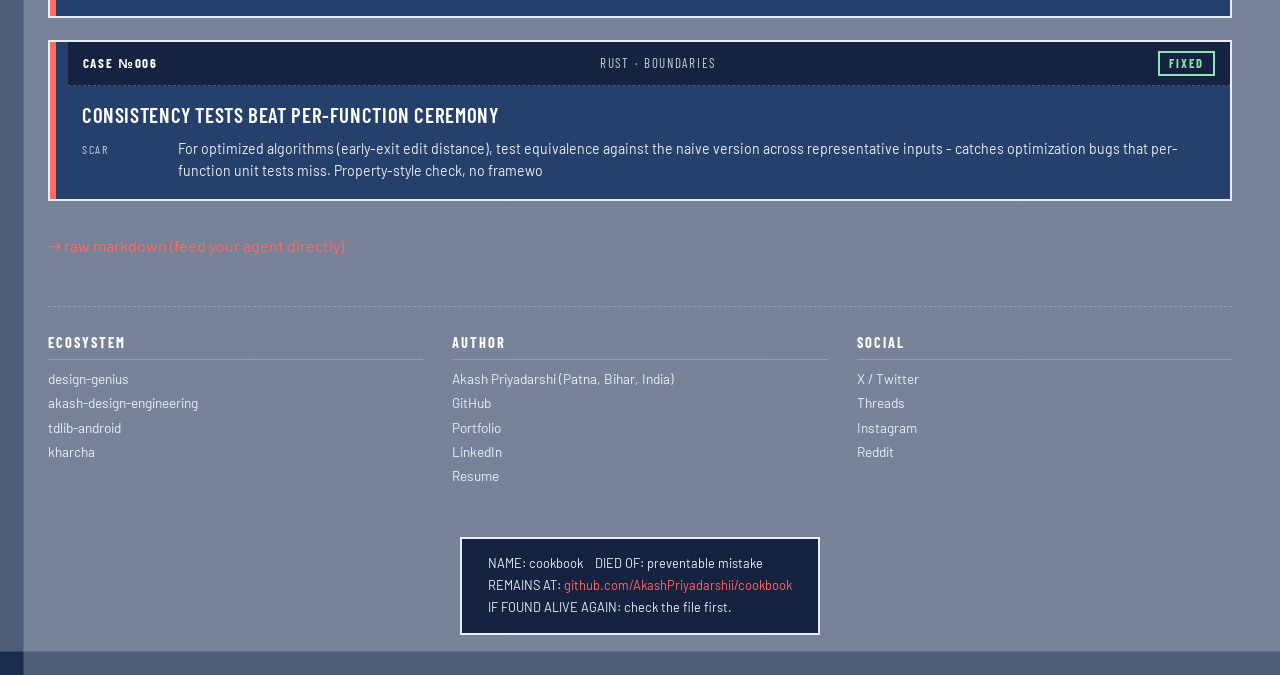
<file: site/rust.html>
<!doctype html>
<html lang="en">
<head>
<meta charset="utf-8">
<meta name="viewport" content="width=device-width, initial-scale=1">
<title>rust · boundaries — the variance sheet</title>
<meta name="description" content="Rust boundary lessons: JNI panic handling, poisoned mutex recovery, JSON composite keys, cross-compile artifact discipline, stub honesty.">
<link rel="canonical" href="https://akashpriyadarshii.github.io/cookbook/rust.html">
<link rel="preconnect" href="https://fonts.googleapis.com">
<link rel="preconnect" href="https://fonts.gstatic.com" crossorigin>
<link href="https://fonts.googleapis.com/css2?family=Barlow+Condensed:wght@500;600;700&family=Barlow:wght@400;500;600&family=IBM+Plex+Mono:wght@400;600&display=swap" rel="stylesheet">
<link rel="stylesheet" href="variance.css">
</head>
<body>

<header class="masthead">
  <div class="wordmark"><a href="index.html">the <span class="red">variance sheet</span></a></div>
  <nav>
    <a href="index.html#revisions">cases</a>
    <a href="rust.html" style="color:var(--blood)">rust</a>
    <a href="kotlin.html">kotlin</a>
    <a href="android.html">android</a>
    <a href="flutter.html">flutter</a>
    <a href="cross.html">cross</a>
    <a href="ci.html">ci</a>
    <a href="design.html">design</a>
    <a href="learn.html">learn</a>
    <a href="https://github.com/AkashPriyadarshii/cookbook">github ↗</a>
  </nav>
</header>

<div class="ticker">
  <span>ward: <strong>rust · boundaries</strong></span>
  <span>cases on file: <strong>6</strong></span>
  <span><a href="index.html" style="color:inherit">← back to intake</a></span>
</div>

<main>
<section class="hero" style="padding-bottom:1rem">
  <h1 style="font-size:clamp(1.6rem,4vw,2.4rem)">Six bodies from one Android IME.</h1>
  <p class="lede">A Rust engine behind JNI calls on a production keyboard. Every crash here shipped to a device before it was filed.</p>
</section>

<h2 class="section-rule" id="cases">case files / rust ward</h2>

<div class="feed">
<article class="case">
  <header><span class="no">CASE №001</span><span>rust · boundaries</span><span class="stamp fixed">fixed</span></header>
  <h3>panic=abort + FFI = host process death</h3>
  <dl>
    <dt>Scar</dt><dd>With `panic = &quot;abort&quot;` in the release profile, any panic inside a JNI call kills
the entire host process - the IME crash-loops on device. `.unwrap()` on a mutex
lock is the classic trigger (poisoned lock → unwrap panics </dd>
    <dt>Fix</dt><dd>**Fix:** never `.unwrap()` on locks or FFI paths. Recover from poison:</dd>
  </dl>
  <pre style="margin:0;padding:.8rem .95rem;border-top:1px dashed var(--hairline);overflow-x:auto;font-size:.78rem">fn engine() -&gt; MutexGuard&lt;&#x27;static, Predictor&gt; {
    match ENGINE.get_or_init(|| Mutex::new(Predictor::new())).lock() {
        Ok(g) =&gt; g,
        Err(poisoned) =&gt; poisoned.into_inner(), // data still valid; recover
    }
}</pre>
</article>

<article class="case">
  <header><span class="no">CASE №002</span><span>rust · boundaries</span><span class="stamp fixed">fixed</span></header>
  <h3>Global state: OnceLock&lt;Mutex&lt;T&gt;&gt;, init-once</h3>
  <dl>
    <dt>Scar</dt><dd>Engine state as `static ENGINE: OnceLock&lt;Mutex&lt;T&gt;&gt;`. Init once from the host,
reuse across calls. OnceLock can&#x27;t be cleared - &quot;destroy&quot; just drops on process
exit; don&#x27;t pretend otherwise in a destroy() function.</dd>
  </dl>
</article>

<article class="case">
  <header><span class="no">CASE №003</span><span>rust · boundaries</span><span class="stamp fixed">fixed</span></header>
  <h3>Composite keys aren&#x27;t JSON map keys</h3>
  <dl>
    <dt>Scar</dt><dd>`HashMap&lt;(String, String), V&gt;` won&#x27;t serialize to JSON (&quot;key must be a string&quot;).
Flatten to row structs:</dd>
  </dl>
  <pre style="margin:0;padding:.8rem .95rem;border-top:1px dashed var(--hairline);overflow-x:auto;font-size:.78rem">#[derive(Serialize, Deserialize)]
struct Row { k1: String, k2: String, v: u32 }</pre>
</article>

<article class="case">
  <header><span class="no">CASE №004</span><span>rust · boundaries</span><span class="stamp fixed">fixed</span></header>
  <h3>Cross-compile artifact discipline</h3>
  <dl>
    <dt>Scar</dt><dd>- Targets configured in `.cargo/config.toml`, not ad-hoc env vars.
- Artifact name ≠ crate name: `libakashboard_engine.so` must be copied as
  whatever the host&#x27;s `System.loadLibrary(&quot;predictor&quot;)` expects - here
  `jniLi</dd>
  </dl>
</article>

<article class="case">
  <header><span class="no">CASE №005</span><span>rust · boundaries</span><span class="stamp fixed">fixed</span></header>
  <h3>Stubs that lie</h3>
  <dl>
    <dt>Scar</dt><dd>A native function returning hardcoded success (`nativeSaveModel → true`) makes
the caller believe persistence works. Data loss follows. Stub = return failure /
log loudly, or don&#x27;t ship the binding.</dd>
  </dl>
</article>

<article class="case">
  <header><span class="no">CASE №006</span><span>rust · boundaries</span><span class="stamp fixed">fixed</span></header>
  <h3>Consistency tests beat per-function ceremony</h3>
  <dl>
    <dt>Scar</dt><dd>For optimized algorithms (early-exit edit distance), test equivalence against
the naive version across representative inputs - catches optimization bugs that
per-function unit tests miss. Property-style check, no framewo</dd>
  </dl>
</article>
</div>

<p style="margin-top:2rem"><a href="https://raw.githubusercontent.com/AkashPriyadarshii/cookbook/master/rust/SKILL.md" style="color:var(--blood)">→ raw markdown (feed your agent directly)</a></p>

<section class="forensic-footer">
  <div>
    <h4>Ecosystem</h4>
    <ul>
      <li><a href="https://github.com/AkashPriyadarshii/design-genius">design-genius</a></li>
      <li><a href="https://github.com/AkashPriyadarshii/akash-design-engineering">akash-design-engineering</a></li>
      <li><a href="https://github.com/AkashPriyadarshii/tdlib-android">tdlib-android</a></li>
      <li><a href="https://github.com/AkashPriyadarshii/kharcha">kharcha</a></li>
    </ul>
  </div>
  <div>
    <h4>Author</h4>
    <ul>
      <li>Akash Priyadarshi (Patna, Bihar, India)</li>
      <li><a href="https://github.com/AkashPriyadarshii">GitHub</a></li>
      <li><a href="https://akashpriyadarshi.vercel.app">Portfolio</a></li>
      <li><a href="https://linkedin.com/in/akashpriyadarshii">LinkedIn</a></li>
      <li><a href="https://akashpriyadarshii.github.io/Resume/">Resume</a></li>
    </ul>
  </div>
  <div>
    <h4>Social</h4>
    <ul>
      <li><a href="https://x.com/Akash__ydv001">X / Twitter</a></li>
      <li><a href="https://www.threads.com/@free_dev2026">Threads</a></li>
      <li><a href="https://www.instagram.com/akash.priyadarshii/">Instagram</a></li>
      <li><a href="https://reddit.com/user/akashpriyadarshi">Reddit</a></li>
    </ul>
  </div>
</section>
</main>

<footer class="toetag">
  <div class="tag">
    NAME: cookbook &nbsp;&nbsp; DIED OF: preventable mistake<br>
    REMAINS AT: <a href="https://github.com/AkashPriyadarshii/cookbook">github.com/AkashPriyadarshii/cookbook</a><br>
    IF FOUND ALIVE AGAIN: check the file first.
  </div>
</footer>

<script>
document.querySelectorAll('.redact').forEach(function(r){
  r.addEventListener('click',function(){r.classList.toggle('open');});
});
</script>
</body>
</html>
</file>
<file: site/variance.css>
:root{
  --blueprint:#1b2b4e;      /* diazotype print ground */
  --blueprint-deep:#152240;
  --blueprint-faint:#24406b;/* raised plate / card ground */
  --line:#e9edf5;           /* white dimension line */
  --line-hot:#ffffff;       /* primary white */
  --line-dim:#c6d1e6;       /* blue-tinted secondary white */
  --line-faint:rgba(233,237,245,.26); /* grid + hairlines */
  --correction:#ff6b61;     /* revision red — the correction mark */
  --approve:#8fe3b4;        /* green stamp: revised & approved */
  --grid:linear-gradient(0deg,transparent 0 23px,var(--line-faint) 24px 25px),
         linear-gradient(90deg,transparent 0 23px,var(--line-faint) 24px 25px);
  --ease-out:cubic-bezier(.23,1,.32,1);
}
*{margin:0;padding:0;box-sizing:border-box}
html{scroll-behavior:smooth}
body{
  background:var(--blueprint);
  background-image:
    radial-gradient(circle at 50% -10%, rgba(41,74,126,.55), transparent 60%),
    var(--grid);
  color:var(--line);
  font-family:"Barlow",system-ui,sans-serif;
  font-size:16px;line-height:1.6;
  padding:0 clamp(1rem,4vw,3rem);
  -webkit-font-smoothing:antialiased;
}
a{color:inherit;text-decoration:none}
::selection{background:var(--correction);color:var(--line-hot)}
:focus-visible{outline:2px solid var(--line-hot);outline-offset:3px}
code,pre{font-family:"IBM Plex Mono","Courier New",monospace}

/* ---------- crop marks + sheet frame ---------- */
.sheet{position:relative;max-width:1080px;margin:0 auto;padding:3rem 0 4rem}
.crop{position:absolute;width:14px;height:14px;opacity:.9}
.crop.tl{top:0;left:0;border-top:2px solid var(--line);border-left:2px solid var(--line)}
.crop.tr{top:0;right:0;border-top:2px solid var(--line);border-right:2px solid var(--line)}
.crop.bl{bottom:14px;left:0;border-bottom:2px solid var(--line);border-left:2px solid var(--line)}
.crop.br{bottom:14px;right:0;border-bottom:2px solid var(--line);border-right:2px solid var(--line)}

/* ---------- masthead ---------- */
.masthead{display:flex;justify-content:space-between;align-items:baseline;flex-wrap:wrap;gap:.6rem 2rem;
  padding:1.2rem 0 1rem;border-bottom:2px solid var(--line)}
.wordmark{font-family:"Barlow Condensed",sans-serif;font-weight:700;font-size:clamp(1.5rem,4vw,2.1rem);
  letter-spacing:.02em;text-transform:uppercase}
.wordmark .red{color:var(--correction)}
nav{font-family:"Barlow Condensed",sans-serif;font-weight:600;text-transform:uppercase;letter-spacing:.12em;font-size:.95rem;display:flex;flex-wrap:wrap;gap:.4rem 1.3rem}
nav a{padding:.15rem .05rem;border-bottom:2px solid transparent}
nav a[aria-current="page"]{color:var(--line-hot);border-bottom-color:var(--correction)}
nav a:not([aria-current]):hover{border-bottom-color:var(--line-dim)}

/* ---------- spec strip (was ticker) ---------- */
.specstrip{display:flex;flex-wrap:wrap;gap:.5rem 2rem;padding:.7rem 0;border-bottom:1px solid var(--line-faint);
  font-family:"Barlow Condensed",sans-serif;font-weight:500;text-transform:uppercase;letter-spacing:.14em;font-size:.85rem;color:var(--line-dim)}
.specstrip strong{color:var(--correction);font-weight:700}

/* ---------- hero ---------- */
.hero{padding:clamp(3rem,8vw,6rem) 0 2.5rem;border-bottom:2px solid var(--line-faint)}
.hero h1{font-family:"Barlow Condensed",sans-serif;font-weight:700;text-transform:uppercase;
  line-height:.95;font-size:clamp(2.4rem,7vw,4.6rem);letter-spacing:.01em;max-width:16ch}
.hero h1 .mark{color:var(--correction)}
.hero .lede{margin-top:1.3rem;max-width:58ch;font-size:1.05rem;color:var(--line-dim)}
.hero .lede strong{color:var(--line-hot);font-weight:600}

/* clone block — the sheet's dimension note */
.plot{margin:2.2rem 0 0;max-width:520px;border:2px solid var(--line)}
.plot .plt-head{display:flex;justify-content:space-between;align-items:center;gap:1rem;
  padding:.45rem .9rem;border-bottom:1px solid var(--line-faint);background:var(--blueprint-deep);
  font-family:"Barlow Condensed",sans-serif;text-transform:uppercase;letter-spacing:.16em;font-size:.8rem;color:var(--line-dim)}
.plot .plt-head b{color:var(--correction)}
.plot .copy{font-family:"Barlow Condensed",sans-serif;font-weight:600;text-transform:uppercase;letter-spacing:.14em;
  color:var(--correction);border:1px solid var(--correction);background:none;padding:.15rem .7rem;cursor:pointer;font-size:.8rem}
.plot .copy:hover{background:var(--correction);color:var(--line-hot)}
.plot pre{padding:.9rem;font-size:.85rem;white-space:pre;overflow-x:auto;color:var(--line-hot)}
.plot pre .prompt{color:var(--line-dim)}

/* centerline + section word */
.centerline{display:flex;align-items:center;gap:1rem;margin:3.5rem 0 1.75rem}
.centerline::before,.centerline::after{content:"";flex:1;border-top:1px dashed var(--line-faint)}
.centerline h2{font-family:"Barlow Condensed",sans-serif;font-weight:700;text-transform:uppercase;
  letter-spacing:.12em;font-size:1.15rem;color:var(--line-hot)}
.centerline .cnt{color:var(--correction);font-weight:700}

/* ---------- revisions feed (cases) ---------- */
.feed{display:grid;gap:1.4rem}
.case{position:relative;border:2px solid var(--line);background:var(--blueprint-faint);
  padding-left:1.1rem}
.case::before{content:"";position:absolute;left:0;top:0;bottom:0;width:6px;background:var(--correction)}
.case .case-head{display:flex;justify-content:space-between;flex-wrap:wrap;gap:.4rem 1rem;align-items:center;
  padding:.6rem .9rem .5rem;border-bottom:1px dashed var(--line-faint);
  font-family:"Barlow Condensed",sans-serif;text-transform:uppercase;letter-spacing:.13em;font-size:.82rem;color:var(--line-dim)}
.case .case-head .no{color:var(--line-hot);font-weight:700}
.case .case-head .no b{color:var(--correction)}
.case h3{font-family:"Barlow Condensed",sans-serif;font-weight:600;text-transform:uppercase;letter-spacing:.03em;
  font-size:1.3rem;padding:.75rem .9rem .2rem;color:var(--line-hot)}
.case dl{padding:.2rem .9rem 1rem;font-size:.88rem}
.case dt{float:left;clear:left;width:5.6rem;padding:.15rem 0;font-family:"Barlow Condensed",sans-serif;
  text-transform:uppercase;letter-spacing:.14em;font-size:.75rem;color:var(--line-dim)}
.case dd{margin-left:6rem;color:var(--line)}

/* stamp */
.stamp{display:inline-block;border:2px solid var(--approve);color:var(--approve);padding:.05rem .55rem;
  font-family:"Barlow Condensed",sans-serif;font-weight:700;text-transform:uppercase;letter-spacing:.16em;font-size:.78rem}

/* redaction — lift the revision cloud */
.redact{position:relative;display:inline-block;cursor:pointer;color:transparent;user-select:none;
  padding:0 .35em;background:var(--correction);transition:background .25s var(--ease-out)}
.redact::after{content:"[remove cloud]";position:absolute;inset:0;display:flex;align-items:center;justify-content:center;
  font-family:"Barlow Condensed",sans-serif;text-transform:uppercase;letter-spacing:.16em;font-size:.68rem;color:var(--line-hot)}
.redact.open,.redact:active{background:transparent;color:var(--correction)}
.redact.open::after,.redact:active::after{content:none}

.cases-more{display:inline-block;margin:1.2rem 0 0;color:var(--correction);font-weight:600;
  font-family:"Barlow Condensed",sans-serif;text-transform:uppercase;letter-spacing:.12em}

/* ---------- sheet index (topics) ---------- */
.index{display:grid;grid-template-columns:repeat(auto-fit,minmax(230px,1fr));gap:1.1rem}
.ward{position:relative;border:1px solid var(--line-faint);background:var(--blueprint-deep);padding:1rem 1.1rem;
  transition:border-color .25s var(--ease-out),transform .25s var(--ease-out)}
.ward:hover{border-color:var(--correction);transform:translateY(-2px)}
.ward .n{font-family:"Barlow Condensed",sans-serif;color:var(--correction);text-transform:uppercase;letter-spacing:.14em;font-size:.78rem;font-weight:700}
.ward h3{font-family:"Barlow Condensed",sans-serif;font-weight:700;text-transform:uppercase;letter-spacing:.05em;
  font-size:1.15rem;margin:.25rem 0 .3rem;color:var(--line-hot)}
.ward p{font-size:.82rem;color:var(--line-dim)}

/* ---------- title block + revision log ---------- */
.titleblock{margin-top:4rem;border:2px solid var(--line)}
.titleblock .tb-top{display:flex;justify-content:space-between;flex-wrap:wrap;gap:.5rem 1rem;
  padding:.6rem .9rem;border-bottom:2px solid var(--line)}
.titleblock .tb-top .t{font-family:"Barlow Condensed",sans-serif;font-weight:700;text-transform:uppercase;letter-spacing:.14em;font-size:1rem}
.titleblock .tb-top .t b{color:var(--correction)}
.titleblock .tb-meta{display:flex;flex-wrap:wrap;gap:.4rem 1.6rem;padding:.5rem .9rem;border-bottom:1px solid var(--line-faint);
  font-family:"Barlow Condensed",sans-serif;text-transform:uppercase;letter-spacing:.1em;font-size:.8rem;color:var(--line-dim)}
.titleblock .tb-meta b{color:var(--line-hot)}
.titleblock table{width:100%;border-collapse:collapse;font-size:.82rem}
.titleblock th, .titleblock td{text-align:left;padding:.45rem .9rem;border-bottom:1px solid var(--line-faint);
  font-family:"Barlow Condensed",sans-serif;text-transform:uppercase;letter-spacing:.08em}
.titleblock th{color:var(--line-dim);font-weight:600;background:var(--blueprint-deep)}
.titleblock td{color:var(--line);font-weight:600}
.titleblock tr:last-child td{border-bottom:none}

/* mandatory link columns */
.linkcols{margin-top:3rem;padding-top:1.5rem;border-top:1px dashed var(--line-faint);
  display:grid;grid-template-columns:repeat(auto-fit,minmax(190px,1fr));gap:1.8rem;font-size:.85rem}
.linkcols h4{font-family:"Barlow Condensed",sans-serif;font-weight:700;text-transform:uppercase;letter-spacing:.14em;
  font-size:.9rem;color:var(--line-hot);margin-bottom:.55rem;border-bottom:1px solid var(--line-faint);padding-bottom:.25rem}
.linkcols ul{list-style:none}
.linkcols li{margin:.15rem 0}
.linkcols a:hover{color:var(--correction);text-decoration:underline;text-underline-offset:3px}
.linkcols .plain{color:var(--line-dim)}

@media (max-width:560px){
  .case dd{margin-left:0}
  .case dt{float:none;width:auto;clear:none;display:block}
}
@media (prefers-reduced-motion:reduce){
  .ward,.ward:hover{transition:none}
  .redact{transition:none}
}
@media print{nav,.copy,.specstrip{display:none}body{background:var(--blueprint-deep)}}

/* ========== ward pages: morgue classes re-fitted to the variance sheet ========== */
:root{
  --blood:var(--correction);      /* old accent alias -> revision red */
  --hairline:var(--line-faint);   /* old border alias -> faint line */
}

/* .ticker -> spec strip */
.ticker{display:flex;flex-wrap:wrap;gap:.5rem 2rem;padding:.7rem 0;border-bottom:1px solid var(--line-faint);
  font-family:"Barlow Condensed",sans-serif;font-weight:500;text-transform:uppercase;letter-spacing:.14em;font-size:.85rem;color:var(--line-dim)}
.ticker strong{color:var(--correction);font-weight:700}
.ticker a{color:var(--line-dim)}
.ticker a:hover{color:var(--correction)}

/* .section-rule -> centerline */
.section-rule{display:flex;align-items:center;gap:1rem;margin:3.5rem 0 1.75rem;
  font-family:"Barlow Condensed",sans-serif;font-weight:700;text-transform:uppercase;letter-spacing:.12em;font-size:1.15rem;color:var(--line-hot)}
.section-rule::before,.section-rule::after{content:"";flex:1;border-top:1px dashed var(--line-faint)}
.section-rule .count{color:var(--correction);font-weight:700}

/* ward .case header -> blueprint case-head */
.case > header{display:flex;justify-content:space-between;align-items:center;gap:.8rem;flex-wrap:wrap;
  padding:.55rem .95rem;border-bottom:1px dashed var(--line-faint);background:var(--blueprint-deep);
  font-family:"Barlow Condensed",sans-serif;text-transform:uppercase;letter-spacing:.13em;font-size:.82rem;color:var(--line-dim)}
.case > header .no{color:var(--line-hot);font-weight:700}
.case header .no{}
.case pre{border-top:1px dashed var(--line-faint)}

/* .toetag -> revision strip */
footer.toetag{margin:3rem 0 2.5rem;display:flex;justify-content:center}
.tag{border:2px solid var(--line);background:var(--blueprint-deep);padding:.9rem 1.6rem;text-align:left;font-size:.8rem;line-height:1.7}
.tag a{color:var(--correction)}

/* .forensic-footer -> link columns */
.forensic-footer{margin-top:3rem;padding-top:1.5rem;border-top:1px dashed var(--line-faint);
  display:grid;grid-template-columns:repeat(auto-fit,minmax(190px,1fr));gap:1.8rem;font-size:.85rem}
.forensic-footer h4{font-family:"Barlow Condensed",sans-serif;font-weight:700;text-transform:uppercase;letter-spacing:.14em;
  font-size:.9rem;color:var(--line-hot);margin-bottom:.55rem;border-bottom:1px solid var(--line-faint);padding-bottom:.25rem}
.forensic-footer ul{list-style:none}
.forensic-footer li{margin:.15rem 0}
.forensic-footer a{color:var(--line)}
.forensic-footer a:hover{color:var(--correction);text-decoration:underline;text-underline-offset:3px}

@media print{.ticker{display:none}}
</file>
